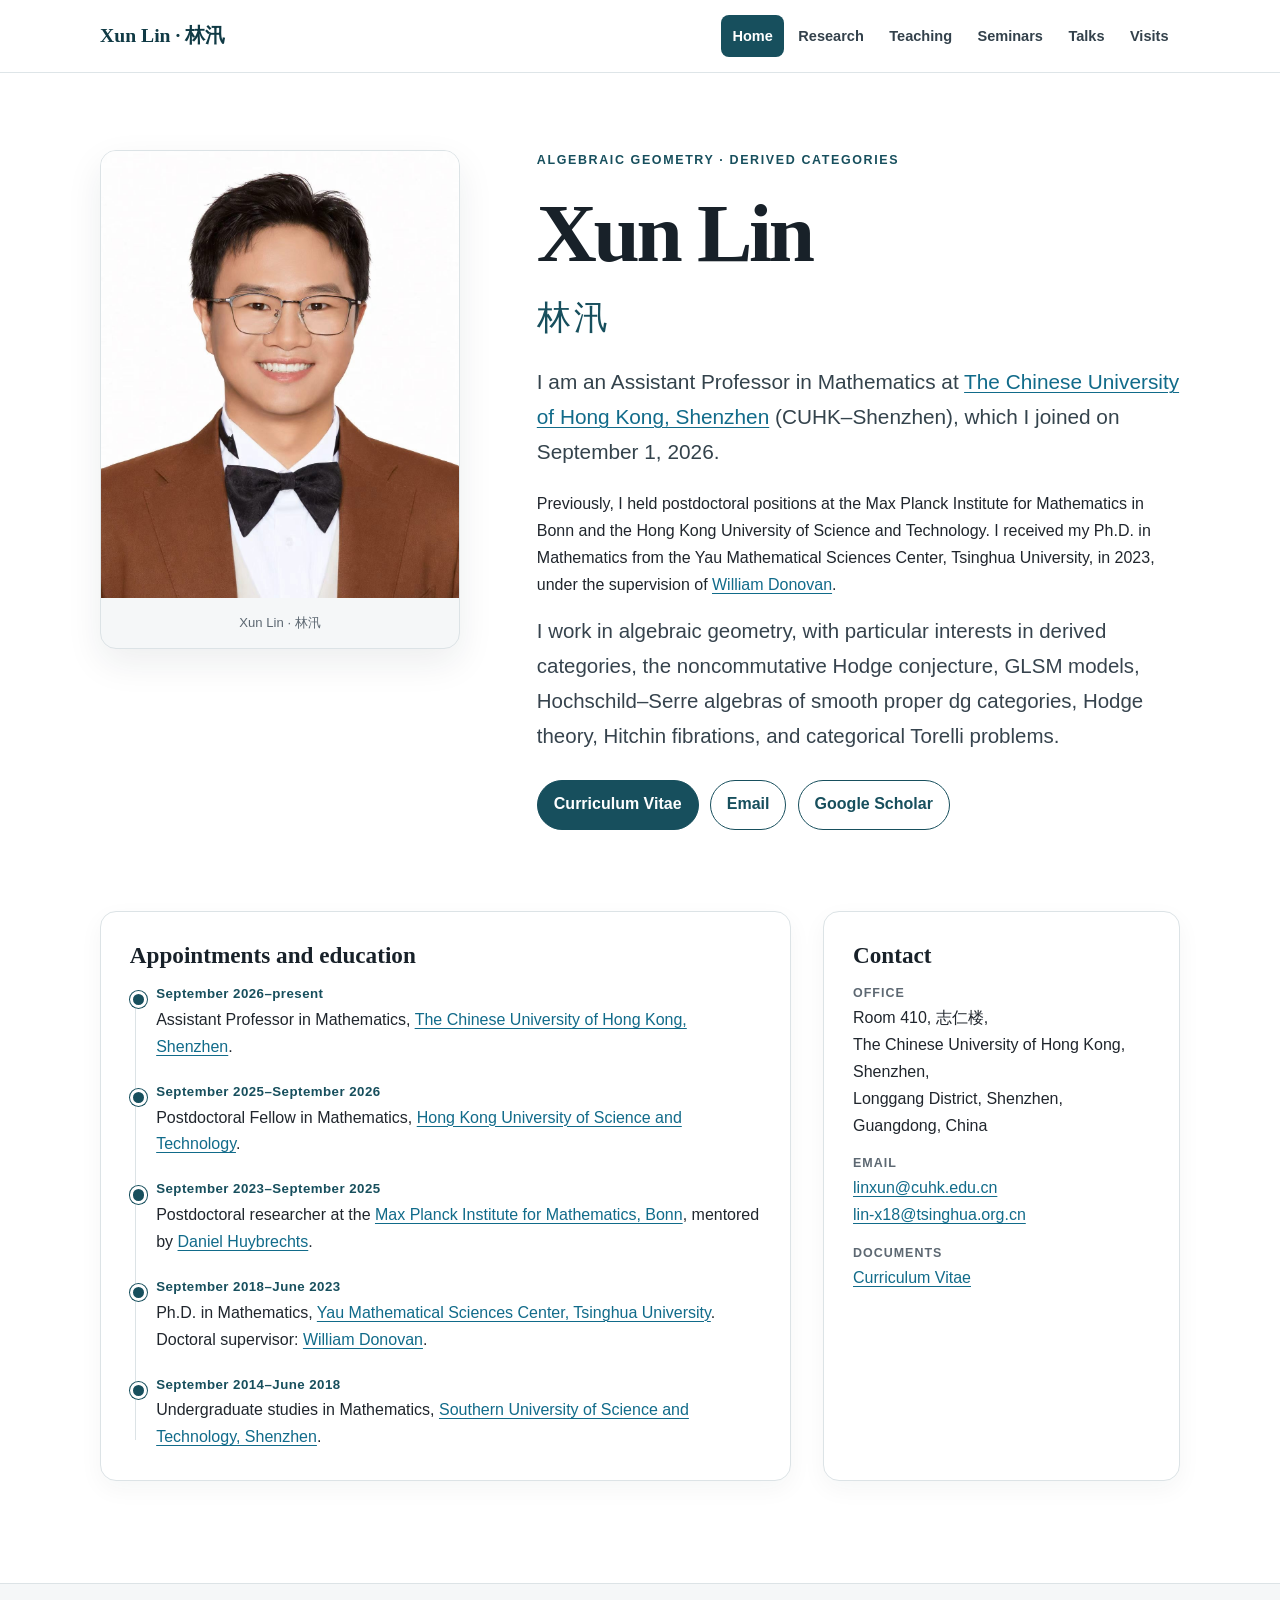
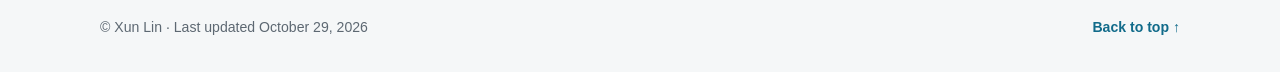
<file: index.html>
<!DOCTYPE html>

<html lang="en">
<head>
<meta charset="utf-8"/>
<meta content="width=device-width, initial-scale=1" name="viewport"/>
<meta content="Xun Lin — Assistant Professor in Mathematics at The Chinese University of Hong Kong, Shenzhen. Research in algebraic geometry, derived categories, noncommutative Hodge theory, and categorical Torelli problems." name="description"/>
<meta content="F8Zy3hkiEHh2p5oVhIkmR-7hVDAzdDINQNg4zfOXUcc" name="google-site-verification"/>
<meta content="#174f5d" name="theme-color"/>
<title>Xun Lin | 林汛</title>
<link href="style.css" rel="stylesheet"/>
</head>
<body class="page-home" id="top">
<a class="skip-link" href="#main-content">Skip to main content</a>
<header class="site-header">
<div class="nav-shell">
<a aria-label="Xun Lin homepage" class="brand" href="index.html">Xun Lin · 林汛</a>
<nav aria-label="Primary navigation" class="site-nav">
<a aria-current="page" href="index.html">Home</a>
<a href="research.html">Research</a>
<a href="teaching.html">Teaching</a>
        <a href="seminars.html">Seminars</a>
<a href="talks.html">Talks</a>
<a href="visits.html">Visits</a>
</nav>
</div>
</header>
<main id="main-content">
<section aria-labelledby="home-title" class="section hero" id="home">
<div class="hero-grid">
<figure class="portrait-frame">
<img alt="Portrait of Xun Lin" src="262.jpeg"/>
<figcaption class="portrait-caption">Xun Lin · 林汛</figcaption>
</figure>
<div>
<p class="eyebrow">Algebraic Geometry · Derived Categories</p>
<h1 id="home-title">Xun Lin</h1>
<div class="chinese-name" lang="zh-Hans">林汛</div>
<p class="position-line">
            I am an Assistant Professor in Mathematics at
            <a href="https://www.cuhk.edu.cn/en" rel="noopener noreferrer" target="_blank">The Chinese University of Hong Kong, Shenzhen</a>
            (CUHK–Shenzhen), which I joined on September 1, 2026.
          </p>
<p>
            Previously, I held postdoctoral positions at the Max Planck Institute for Mathematics
            in Bonn and the Hong Kong University of Science and Technology. I received my Ph.D.
            in Mathematics from the Yau Mathematical Sciences Center, Tsinghua University,
            in 2023, under the supervision of
            <a href="https://w-donovan.github.io/research.html" rel="noopener noreferrer" target="_blank">William Donovan</a>.
          </p>
<p class="lead">
            I work in algebraic geometry, with particular interests in derived categories,
            the noncommutative Hodge conjecture, GLSM models, Hochschild–Serre algebras of smooth proper dg categories,
            Hodge theory, Hitchin fibrations, and categorical Torelli problems.
          </p>
<div aria-label="Profile links" class="button-row">
<a class="button" href="Xun_Lin_CV.pdf">Curriculum Vitae</a>
<a class="button secondary" href="mailto:linxun@cuhk.edu.cn">Email</a>
<a class="button secondary" href="https://scholar.google.com/citations?hl=en&amp;user=3kG7PDwAAAAJ" rel="noopener noreferrer" target="_blank">Google Scholar</a>
</div>
</div>
</div>
<div class="home-columns">
<section aria-labelledby="appointments-title" class="card">
<div class="card-inner">
<h3 id="appointments-title">Appointments and education</h3>
<ol class="timeline">
<li>
<time datetime="2026-09-01">September 2026–present</time>
                Assistant Professor in Mathematics,
                <a href="https://www.cuhk.edu.cn/en" rel="noopener noreferrer" target="_blank">The Chinese University of Hong Kong, Shenzhen</a>.
              </li>
<li>
<time datetime="2025-09/2026-09">September 2025–September 2026</time>
                Postdoctoral Fellow in Mathematics,
                <a href="https://hkust.edu.hk/" rel="noopener noreferrer" target="_blank">Hong Kong University of Science and Technology</a>.
              </li>
<li>
<time datetime="2023-09/2025-09">September 2023–September 2025</time>
                Postdoctoral researcher at the
                <a href="https://www.mpim-bonn.mpg.de/" rel="noopener noreferrer" target="_blank">Max Planck Institute for Mathematics, Bonn</a>,
                mentored by
                <a href="http://www.math.uni-bonn.de/~huybrech/" rel="noopener noreferrer" target="_blank">Daniel Huybrechts</a>.
              </li>
<li>
<time datetime="2018-09/2023-06">September 2018–June 2023</time>
                Ph.D. in Mathematics,
                <a href="https://ymsc.tsinghua.edu.cn/en/" rel="noopener noreferrer" target="_blank">Yau Mathematical Sciences Center, Tsinghua University</a>.
                Doctoral supervisor:
                <a href="https://w-donovan.github.io/research.html" rel="noopener noreferrer" target="_blank">William Donovan</a>.
              </li>
<li>
<time datetime="2014-09/2018-06">September 2014–June 2018</time>
                Undergraduate studies in Mathematics,
                <a href="https://math.sustech.edu.cn/?lang=en" rel="noopener noreferrer" target="_blank">Southern University of Science and Technology, Shenzhen</a>.
              </li>
</ol>
</div>
</section>
<aside aria-labelledby="contact-title" class="card">
<div class="card-inner">
<h3 id="contact-title">Contact</h3>
<ul class="contact-list">
<li>
<span class="contact-label">Office</span>
                Room 410, <span lang="zh-Hans">志仁楼</span>,<br/>
                The Chinese University of Hong Kong, Shenzhen,<br/>
                Longgang District, Shenzhen, Guangdong, China
              </li>
<li>
<span class="contact-label">Email</span>
<a href="mailto:linxun@cuhk.edu.cn">linxun@cuhk.edu.cn</a><br/>
<a href="mailto:lin-x18@tsinghua.org.cn">lin-x18@tsinghua.org.cn</a>
</li>
<li>
<span class="contact-label">Documents</span>
<a href="Xun_Lin_CV.pdf">Curriculum Vitae</a>
</li>
</ul>
</div>
</aside>
</div>
</section>
</main>
<footer class="site-footer">
<div class="footer-shell">
<span>© Xun Lin · Last updated <time datetime="2026-10-29">October 29, 2026</time></span>
<a class="back-to-top" href="#top">Back to top ↑</a>
</div>
</footer>
</body>
</html>
</file>
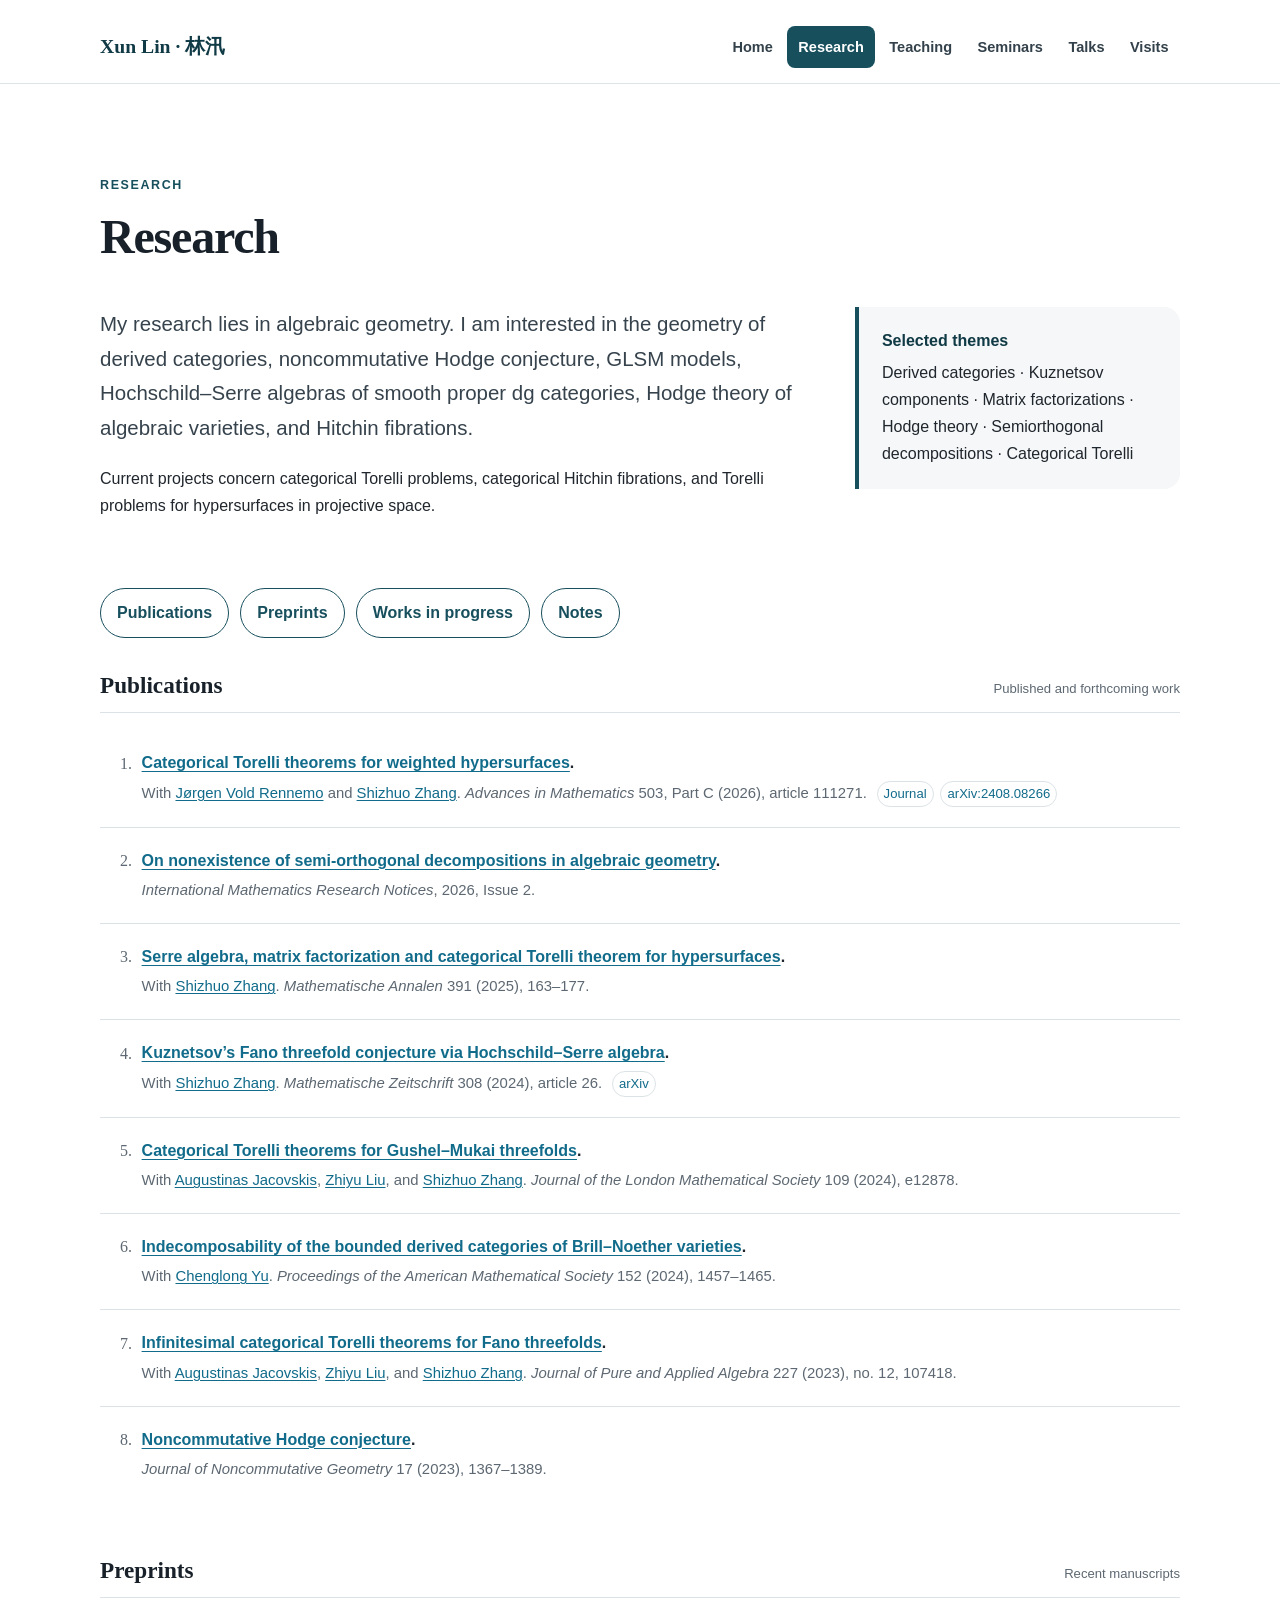
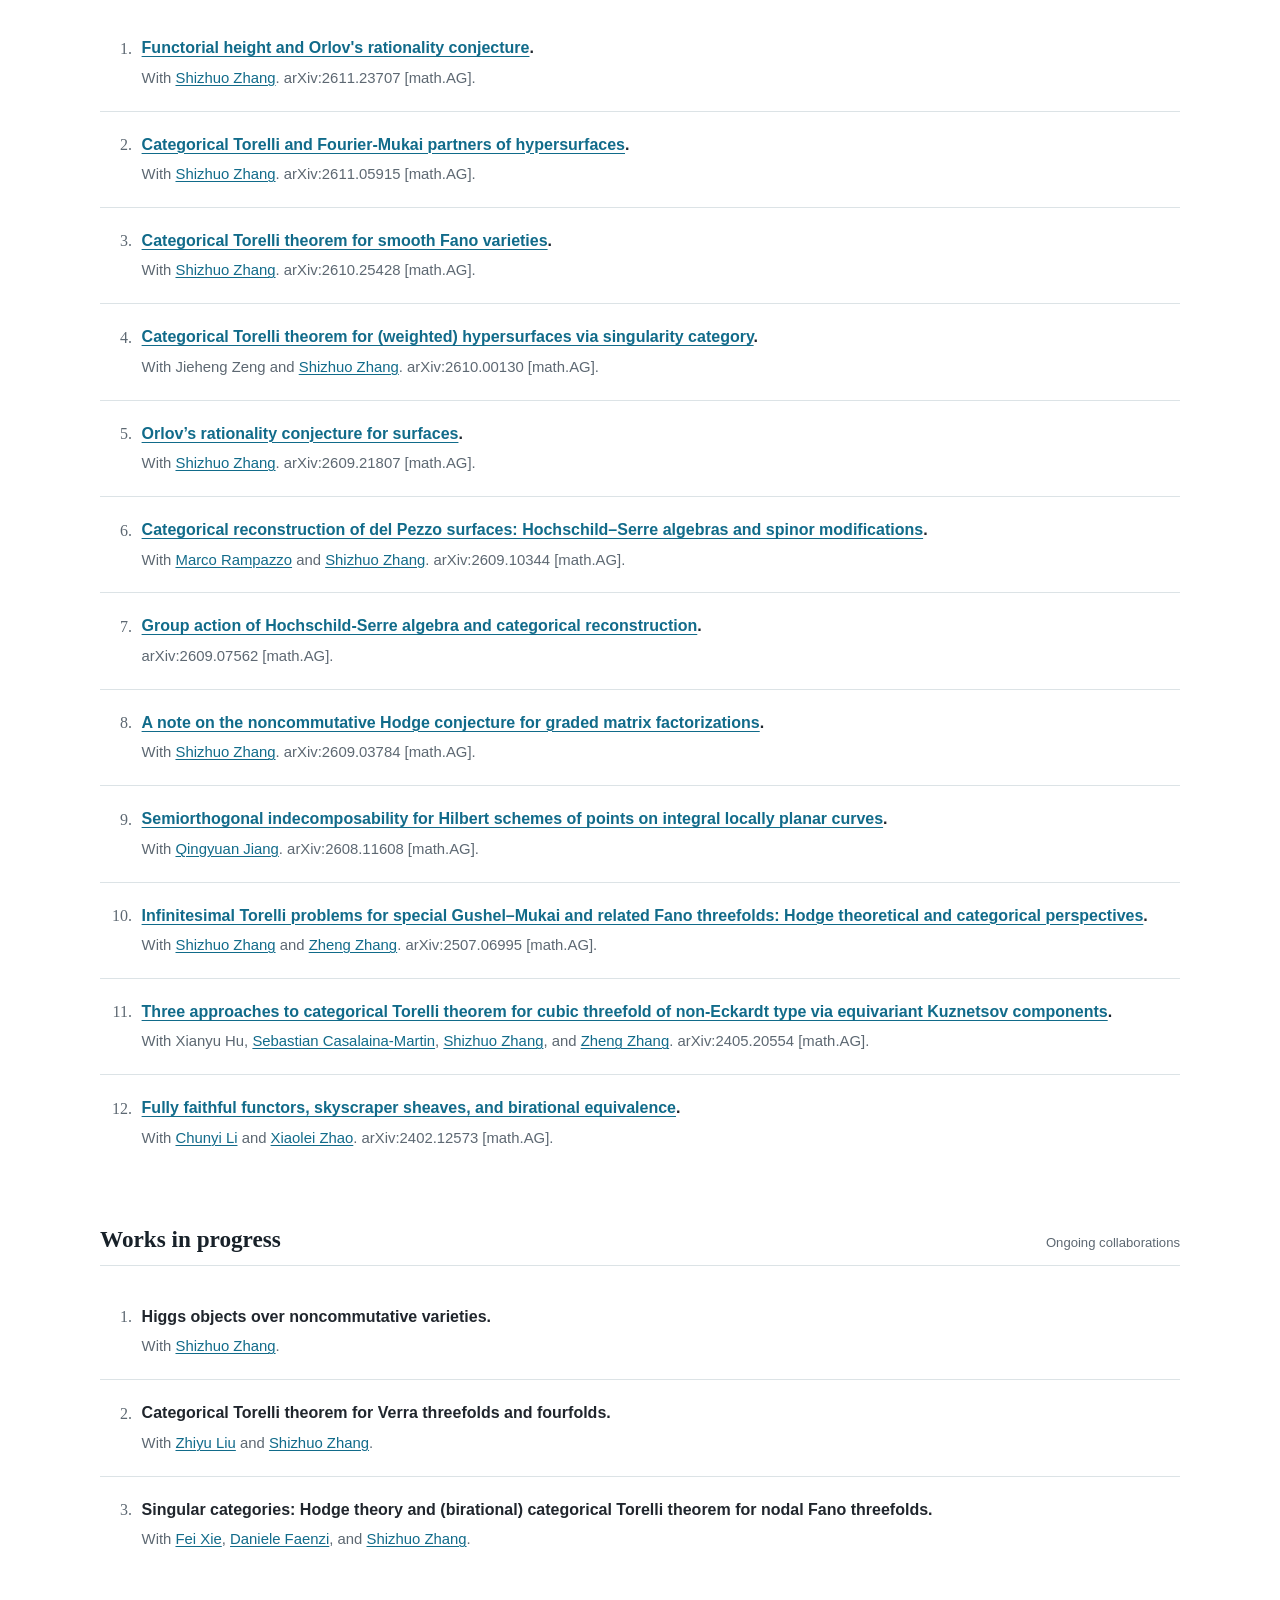
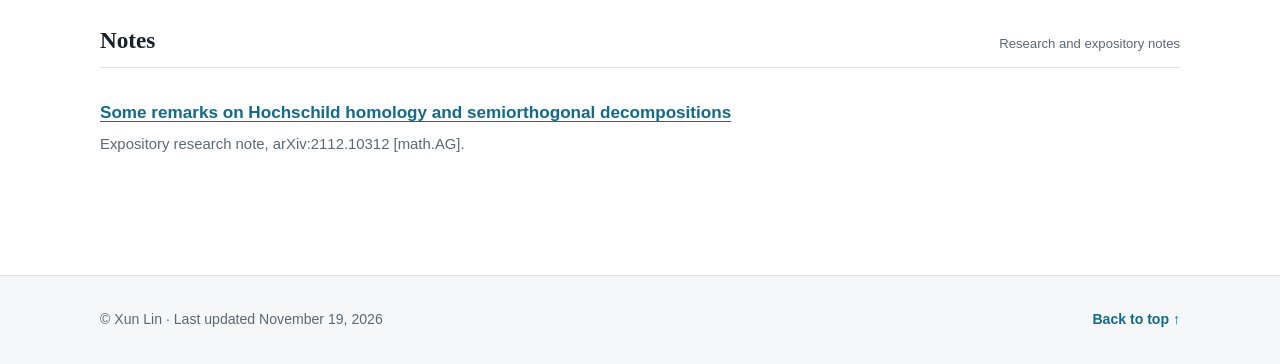
<file: notes.html>
<!doctype html>
<html lang="en">
<head>
  <meta charset="utf-8">
  <meta name="viewport" content="width=device-width, initial-scale=1">
  <meta name="description" content="Research notes by Xun Lin are now included on the Research page.">
  <meta http-equiv="refresh" content="0; url=research.html#notes">
  <link rel="canonical" href="research.html">
  <meta name="google-site-verification" content="F8Zy3hkiEHh2p5oVhIkmR-7hVDAzdDINQNg4zfOXUcc">
  <meta name="theme-color" content="#174f5d">
  <title>Notes moved to Research | Xun Lin</title>
  <link rel="stylesheet" href="style.css">
</head>

<body id="top" class="page-research">
  <a class="skip-link" href="#main-content">Skip to main content</a>

  <header class="site-header">
    <div class="nav-shell">
      <a class="brand" href="index.html" aria-label="Xun Lin homepage">Xun Lin · 林汛</a>
      <nav class="site-nav" aria-label="Primary navigation">
        <a href="index.html">Home</a>
        <a href="research.html" aria-current="page">Research</a>
        <a href="teaching.html">Teaching</a>
        <a href="seminars.html">Seminars</a>
        <a href="talks.html">Talks</a>
        <a href="visits.html">Visits</a>
      </nav>
    </div>
  </header>

  <main id="main-content">
<section class="section" aria-labelledby="redirect-title">
<h1 class="page-title" id="redirect-title">Notes are now part of Research</h1>
<p><a href="research.html#notes">Continue to the Notes section on the Research page.</a></p>
</section>
</main>

  <footer class="site-footer">
    <div class="footer-shell">
      <span>© Xun Lin · Last updated <time datetime="2026-10-29">October 29, 2026</time></span>
      <a class="back-to-top" href="#top">Back to top ↑</a>
    </div>
  </footer>
</body>
</html>
</file>
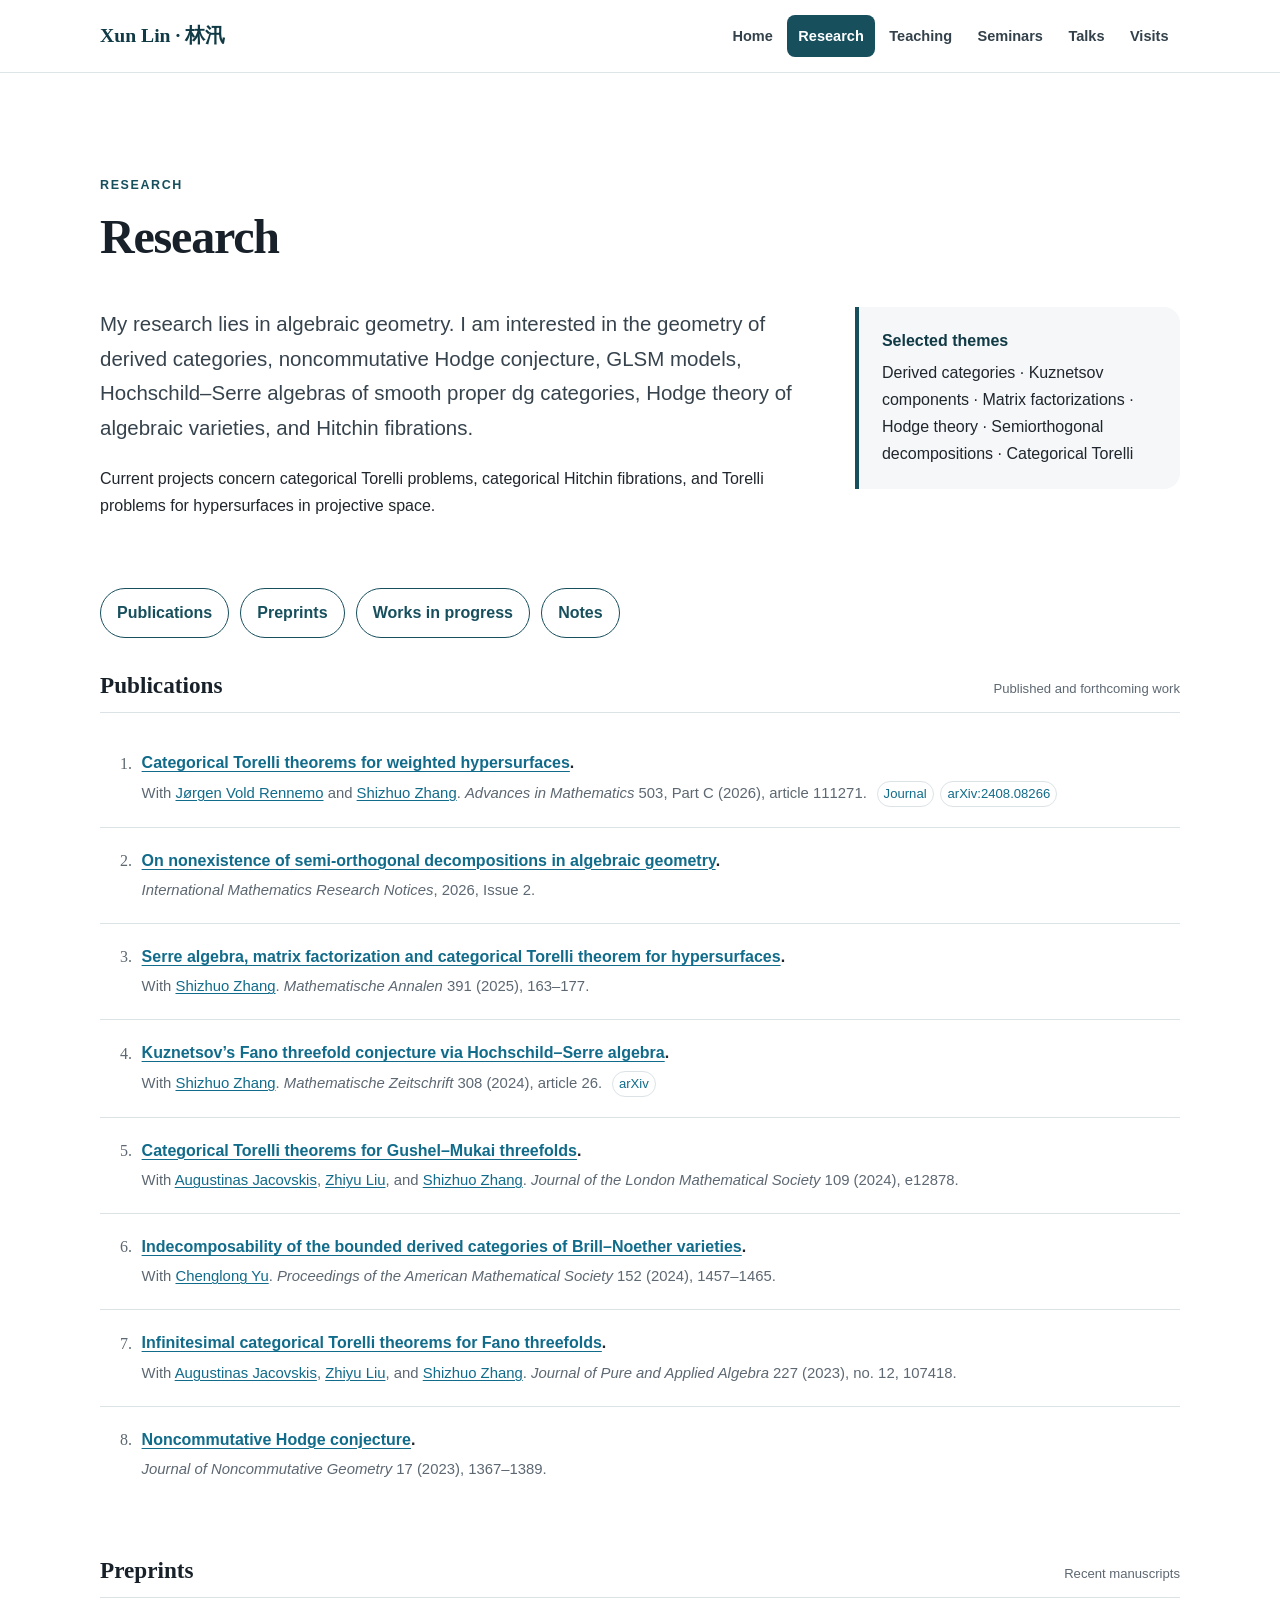
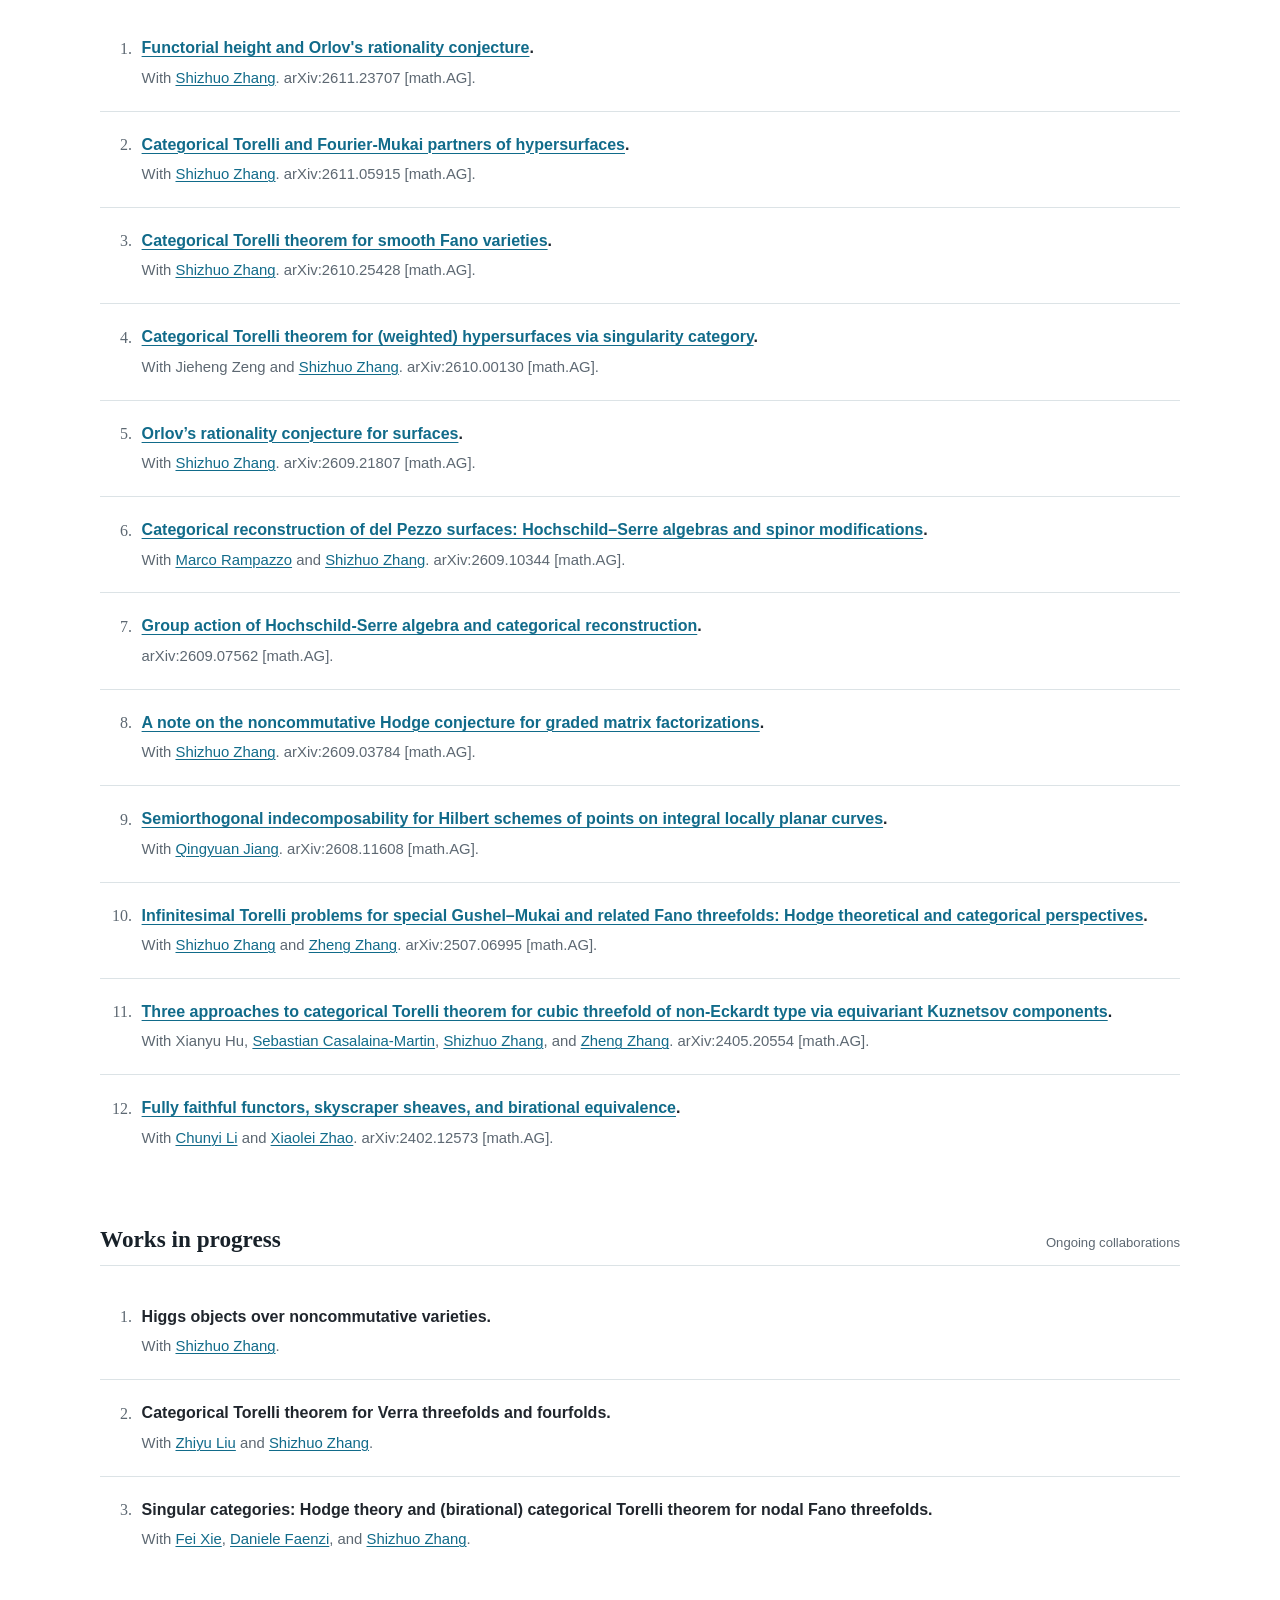
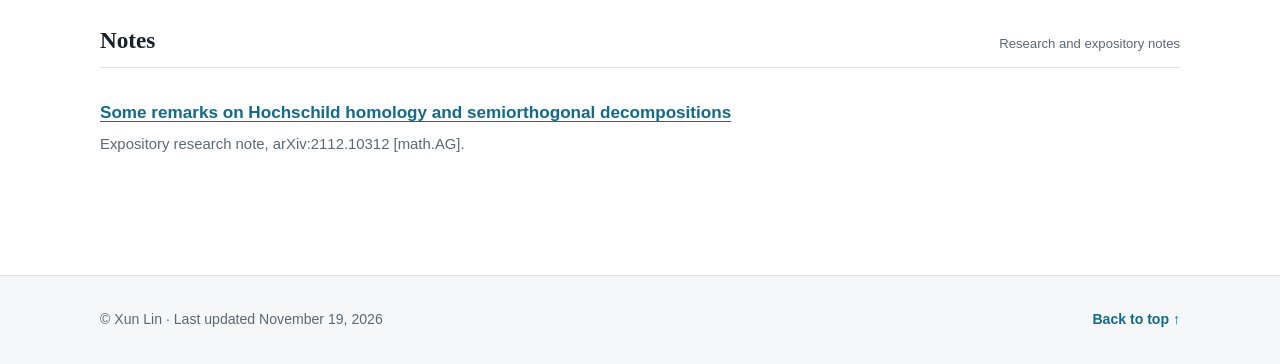
<file: research.html>
<!doctype html>
<html lang="en">
<head>
  <meta charset="utf-8">
  <meta name="viewport" content="width=device-width, initial-scale=1">
  <meta name="description" content="Research publications, preprints, and ongoing projects of Xun Lin in algebraic geometry and derived categories.">
  <meta name="google-site-verification" content="F8Zy3hkiEHh2p5oVhIkmR-7hVDAzdDINQNg4zfOXUcc">
  <meta name="theme-color" content="#174f5d">
  <title>Research | Xun Lin</title>
  <link rel="stylesheet" href="style.css">
</head>

<body id="top" class="page-research">
  <a class="skip-link" href="#main-content">Skip to main content</a>

  <header class="site-header">
    <div class="nav-shell">
      <a class="brand" href="index.html" aria-label="Xun Lin homepage">Xun Lin · 林汛</a>
      <nav class="site-nav" aria-label="Primary navigation">
        <a href="index.html">Home</a>
        <a href="research.html" aria-current="page">Research</a>
        <a href="teaching.html">Teaching</a>
        <a href="seminars.html">Seminars</a>
        <a href="talks.html">Talks</a>
        <a href="visits.html">Visits</a>
      </nav>
    </div>
  </header>

  <main id="main-content">
<section aria-labelledby="research-title" class="section" id="research">
<div class="section-heading">
<p class="eyebrow">Research</p>
<h1 class="page-title" id="research-title">Research</h1>
</div>
<div class="research-intro">
<div>
<p class="lead">
            My research lies in algebraic geometry. I am interested in the geometry of derived
            categories, noncommutative Hodge conjecture, GLSM models, Hochschild–Serre algebras of smooth proper dg categories,
            Hodge theory of algebraic varieties, and Hitchin fibrations.
          </p>
<p>
            Current projects concern categorical Torelli problems, categorical Hitchin fibrations,
            and Torelli problems for hypersurfaces in projective space.
          </p>
</div>
<aside class="topic-card">
<strong>Selected themes</strong>
          Derived categories · Kuznetsov components · Matrix factorizations · Hodge theory ·
          Semiorthogonal decompositions · Categorical Torelli
        </aside>
</div>
<nav class="button-row" aria-label="Research sections">
<a class="button secondary" href="#publications">Publications</a>
<a class="button secondary" href="#preprints">Preprints</a>
<a class="button secondary" href="#works-in-progress">Works in progress</a>
<a class="button secondary" href="#notes">Notes</a>
</nav>
<section aria-labelledby="publications-title" class="subsection" id="publications">
<div class="subsection-header">
<h3 id="publications-title">Publications</h3>
<span>Published and forthcoming work</span>
</div>
<ol class="publication-list">
<li class="publication">
<div class="paper-title">
<a href="https://doi.org/10.1016/j.aim.2026.111271" rel="noopener noreferrer" target="_blank">Categorical Torelli theorems for weighted hypersurfaces</a>.
            </div>
<p class="paper-meta">
              With <a href="https://sites.google.com/view/jvrennemo/home" rel="noopener noreferrer" target="_blank">Jørgen Vold Rennemo</a> and
              <a href="https://sites.google.com/view/shizhuozhang/home" rel="noopener noreferrer" target="_blank">Shizhuo Zhang</a>.
              <em>Advances in Mathematics</em> 503, Part C (2026), article 111271.
              <span class="paper-links"><a href="https://doi.org/10.1016/j.aim.2026.111271" rel="noopener noreferrer" target="_blank" title="DOI: 10.1016/j.aim.2026.111271">Journal</a><a href="https://arxiv.org/abs/2408.08266" rel="noopener noreferrer" target="_blank">arXiv:2408.08266</a></span>
            </p>
</li>
<li class="publication">
<div class="paper-title">
<a href="https://doi.org/10.1093/imrn/rnag002" rel="noopener noreferrer" target="_blank">On nonexistence of semi-orthogonal decompositions in algebraic geometry</a>.
            </div>
<p class="paper-meta"><em>International Mathematics Research Notices</em>, 2026, Issue 2.</p>
</li>
<li class="publication">
<div class="paper-title">
<a href="https://link.springer.com/article/10.1007/s00208-024-02915-8" rel="noopener noreferrer" target="_blank">Serre algebra, matrix factorization and categorical Torelli theorem for hypersurfaces</a>.
            </div>
<p class="paper-meta">
              With <a href="https://sites.google.com/view/shizhuozhang/home" rel="noopener noreferrer" target="_blank">Shizhuo Zhang</a>.
              <em>Mathematische Annalen</em> 391 (2025), 163–177.
            </p>
</li>
<li class="publication">
<div class="paper-title">
<a href="https://link.springer.com/article/10.1007/s00209-024-03586-6" rel="noopener noreferrer" target="_blank">Kuznetsov’s Fano threefold conjecture via Hochschild–Serre algebra</a>.
            </div>
<p class="paper-meta">
              With <a href="https://sites.google.com/view/shizhuozhang/home" rel="noopener noreferrer" target="_blank">Shizhuo Zhang</a>.
              <em>Mathematische Zeitschrift</em> 308 (2024), article 26.
              <span class="paper-links"><a href="https://arxiv.org/abs/2311.06450" rel="noopener noreferrer" target="_blank">arXiv</a></span>
</p>
</li>
<li class="publication">
<div class="paper-title">
<a href="https://londmathsoc.onlinelibrary.wiley.com/doi/10.1112/jlms.12878" rel="noopener noreferrer" target="_blank">Categorical Torelli theorems for Gushel–Mukai threefolds</a>.
            </div>
<p class="paper-meta">
              With <a href="https://ajacovskis.github.io/" rel="noopener noreferrer" target="_blank">Augustinas Jacovskis</a>,
              <a href="https://sites.google.com/view/zhiyuliu/" rel="noopener noreferrer" target="_blank">Zhiyu Liu</a>, and
              <a href="https://sites.google.com/view/shizhuozhang/home" rel="noopener noreferrer" target="_blank">Shizhuo Zhang</a>.
              <em>Journal of the London Mathematical Society</em> 109 (2024), e12878.
            </p>
</li>
<li class="publication">
<div class="paper-title">
<a href="https://www.ams.org/journals/proc/2024-152-04/S0002-9939-2024-16654-5/" rel="noopener noreferrer" target="_blank">Indecomposability of the bounded derived categories of Brill–Noether varieties</a>.
            </div>
<p class="paper-meta">
              With <a href="https://www2.math.upenn.edu/~yucl18/" rel="noopener noreferrer" target="_blank">Chenglong Yu</a>.
              <em>Proceedings of the American Mathematical Society</em> 152 (2024), 1457–1465.
            </p>
</li>
<li class="publication">
<div class="paper-title">
<a href="https://www.sciencedirect.com/science/article/pii/S0022404923001019" rel="noopener noreferrer" target="_blank">Infinitesimal categorical Torelli theorems for Fano threefolds</a>.
            </div>
<p class="paper-meta">
              With <a href="https://ajacovskis.github.io/" rel="noopener noreferrer" target="_blank">Augustinas Jacovskis</a>,
              <a href="https://sites.google.com/view/zhiyuliu/" rel="noopener noreferrer" target="_blank">Zhiyu Liu</a>, and
              <a href="https://sites.google.com/view/shizhuozhang/home" rel="noopener noreferrer" target="_blank">Shizhuo Zhang</a>.
              <em>Journal of Pure and Applied Algebra</em> 227 (2023), no. 12, 107418.
            </p>
</li>
<li class="publication">
<div class="paper-title">
<a href="https://ems.press/content/serial-article-files/31056" rel="noopener noreferrer" target="_blank">Noncommutative Hodge conjecture</a>.
            </div>
<p class="paper-meta"><em>Journal of Noncommutative Geometry</em> 17 (2023), 1367–1389.</p>
</li>
</ol>
</section>
<section aria-labelledby="preprints-title" class="subsection" id="preprints">
<div class="subsection-header">
<h3 id="preprints-title">Preprints</h3>
<span>Recent manuscripts</span>
</div>
<ol class="publication-list">
<li class="publication">
<div class="paper-title">
<a href="https://arxiv.org/abs/2611.23707" rel="noopener noreferrer" target="_blank">Functorial height and Orlov's rationality conjecture</a>.
            </div>
<p class="paper-meta">
              With <a href="https://sites.google.com/view/shizhuozhang/home" rel="noopener noreferrer" target="_blank">Shizhuo Zhang</a>.
              arXiv:2611.23707 [math.AG].
            </p>
</li>
<li class="publication">
<div class="paper-title">
<a href="https://arxiv.org/abs/2611.05915" rel="noopener noreferrer" target="_blank">Categorical Torelli and Fourier-Mukai partners of hypersurfaces</a>.
            </div>
<p class="paper-meta">
              With <a href="https://sites.google.com/view/shizhuozhang/home" rel="noopener noreferrer" target="_blank">Shizhuo Zhang</a>.
              arXiv:2611.05915 [math.AG].
            </p>
</li>
<li class="publication">
<div class="paper-title">
<a href="https://arxiv.org/abs/2610.25428" rel="noopener noreferrer" target="_blank">Categorical Torelli theorem for smooth Fano varieties</a>.
            </div>
<p class="paper-meta">
              With <a href="https://sites.google.com/view/shizhuozhang/home" rel="noopener noreferrer" target="_blank">Shizhuo Zhang</a>.
              arXiv:2610.25428 [math.AG].
            </p>
</li>
<li class="publication">
<div class="paper-title">
<a href="https://arxiv.org/abs/2610.00130" rel="noopener noreferrer" target="_blank">Categorical Torelli theorem for (weighted) hypersurfaces via singularity category</a>.
            </div>
<p class="paper-meta">
              With Jieheng Zeng and
              <a href="https://sites.google.com/view/shizhuozhang/home" rel="noopener noreferrer" target="_blank">Shizhuo Zhang</a>.
              arXiv:2610.00130 [math.AG].
            </p>
</li>
<li class="publication">
<div class="paper-title">
<a href="https://arxiv.org/abs/2609.21807" rel="noopener noreferrer" target="_blank">Orlov’s rationality conjecture for surfaces</a>.
            </div>
<p class="paper-meta">
              With <a href="https://sites.google.com/view/shizhuozhang/home" rel="noopener noreferrer" target="_blank">Shizhuo Zhang</a>.
              arXiv:2609.21807 [math.AG].
            </p>
</li>
<li class="publication">
<div class="paper-title">
<a href="https://arxiv.org/abs/2609.10344" rel="noopener noreferrer" target="_blank">Categorical reconstruction of del Pezzo surfaces: Hochschild–Serre algebras and spinor modifications</a>.
            </div>
<p class="paper-meta">
              With <a href="https://marcorampazzo.com/" rel="noopener noreferrer" target="_blank">Marco Rampazzo</a> and
              <a href="https://sites.google.com/view/shizhuozhang/home" rel="noopener noreferrer" target="_blank">Shizhuo Zhang</a>.
              arXiv:2609.10344 [math.AG].
            </p>
</li>
<li class="publication">
<div class="paper-title">
<a href="https://arxiv.org/abs/2609.07562" rel="noopener noreferrer" target="_blank">Group action of Hochschild-Serre algebra and categorical reconstruction</a>.
            </div>
<p class="paper-meta">arXiv:2609.07562 [math.AG].</p>
</li>
<li class="publication">
<div class="paper-title">
<a href="https://arxiv.org/abs/2609.03784" rel="noopener noreferrer" target="_blank">A note on the noncommutative Hodge conjecture for graded matrix factorizations</a>.
            </div>
<p class="paper-meta">
              With <a href="https://sites.google.com/view/shizhuozhang/home" rel="noopener noreferrer" target="_blank">Shizhuo Zhang</a>.
              arXiv:2609.03784 [math.AG].
            </p>
</li>
<li class="publication">
<div class="paper-title">
<a href="https://arxiv.org/abs/2608.11608" rel="noopener noreferrer" target="_blank">Semiorthogonal indecomposability for Hilbert schemes of points on integral locally planar curves</a>.
            </div>
<p class="paper-meta">
              With <a href="https://sites.google.com/view/qyjiang" rel="noopener noreferrer" target="_blank">Qingyuan Jiang</a>.
              arXiv:2608.11608 [math.AG].
            </p>
</li>
<li class="publication">
<div class="paper-title">
<a href="https://arxiv.org/abs/2507.06995" rel="noopener noreferrer" target="_blank">Infinitesimal Torelli problems for special Gushel–Mukai and related Fano threefolds: Hodge theoretical and categorical perspectives</a>.
            </div>
<p class="paper-meta">
              With <a href="https://sites.google.com/view/shizhuozhang/home" rel="noopener noreferrer" target="_blank">Shizhuo Zhang</a> and
              <a href="https://ims.shanghaitech.edu.cn/2020/0730/c4741a54467/page.htm" rel="noopener noreferrer" target="_blank">Zheng Zhang</a>.
              arXiv:2507.06995 [math.AG].
            </p>
</li>
<li class="publication">
<div class="paper-title">
<a href="https://arxiv.org/abs/2405.20554" rel="noopener noreferrer" target="_blank">Three approaches to categorical Torelli theorem for cubic threefold of non-Eckardt type via equivariant Kuznetsov components</a>.
            </div>
<p class="paper-meta">
              With Xianyu Hu,
              <a href="https://math.colorado.edu/~casa/" rel="noopener noreferrer" target="_blank">Sebastian Casalaina-Martin</a>,
              <a href="https://sites.google.com/view/shizhuozhang/home" rel="noopener noreferrer" target="_blank">Shizhuo Zhang</a>, and
              <a href="https://ims.shanghaitech.edu.cn/2020/0730/c4741a54467/page.htm" rel="noopener noreferrer" target="_blank">Zheng Zhang</a>.
              arXiv:2405.20554 [math.AG].
            </p>
</li>
<li class="publication">
<div class="paper-title">
<a href="https://arxiv.org/abs/2402.12573" rel="noopener noreferrer" target="_blank">Fully faithful functors, skyscraper sheaves, and birational equivalence</a>.
            </div>
<p class="paper-meta">
              With <a href="https://sites.google.com/site/chunyili0401/chunyi-li" rel="noopener noreferrer" target="_blank">Chunyi Li</a> and
              <a href="https://sites.google.com/site/xiaoleizhaoswebsite/" rel="noopener noreferrer" target="_blank">Xiaolei Zhao</a>.
              arXiv:2402.12573 [math.AG].
            </p>
</li>
</ol>
</section>
<section aria-labelledby="work-title" class="subsection" id="works-in-progress">
<div class="subsection-header">
<h3 id="work-title">Works in progress</h3>
<span>Ongoing collaborations</span>
</div>
<ol class="publication-list">
<li class="publication">
<div class="paper-title">Higgs objects over noncommutative varieties.</div>
<p class="paper-meta">
              With <a href="https://sites.google.com/view/shizhuozhang/home" rel="noopener noreferrer" target="_blank">Shizhuo Zhang</a>.
            </p>
</li>
<li class="publication">
<div class="paper-title">Categorical Torelli theorem for Verra threefolds and fourfolds.</div>
<p class="paper-meta">
              With <a href="https://sites.google.com/view/zhiyuliu/" rel="noopener noreferrer" target="_blank">Zhiyu Liu</a> and
              <a href="https://sites.google.com/view/shizhuozhang/home" rel="noopener noreferrer" target="_blank">Shizhuo Zhang</a>.
            </p>
</li>
<li class="publication">
<div class="paper-title">Singular categories: Hodge theory and (birational) categorical Torelli theorem for nodal Fano threefolds.</div>
<p class="paper-meta">
              With <a href="https://sites.google.com/site/feixiemath/" rel="noopener noreferrer" target="_blank">Fei Xie</a>,
              <a href="http://dfaenzi.perso.math.cnrs.fr/" rel="noopener noreferrer" target="_blank">Daniele Faenzi</a>, and
              <a href="https://sites.google.com/view/shizhuozhang/home" rel="noopener noreferrer" target="_blank">Shizhuo Zhang</a>.
            </p>
</li>
</ol>
</section>
<section aria-labelledby="notes-title" class="subsection" id="notes">
<div class="subsection-header">
<h3 id="notes-title">Notes</h3>
<span>Research and expository notes</span>
</div>
<ul class="simple-list">
<li>
<h4><a href="https://arxiv.org/abs/2112.10312" rel="noopener noreferrer" target="_blank">Some remarks on Hochschild homology and semiorthogonal decompositions</a></h4>
<p class="paper-meta">Expository research note, arXiv:2112.10312 [math.AG].</p>
</li>
</ul>
</section>
</section>
  </main>

  <footer class="site-footer">
    <div class="footer-shell">
      <span>© Xun Lin · Last updated <time datetime="2026-11-19">November 19, 2026</time></span>
      <a class="back-to-top" href="#top">Back to top ↑</a>
    </div>
  </footer>
</body>
</html>
</file>
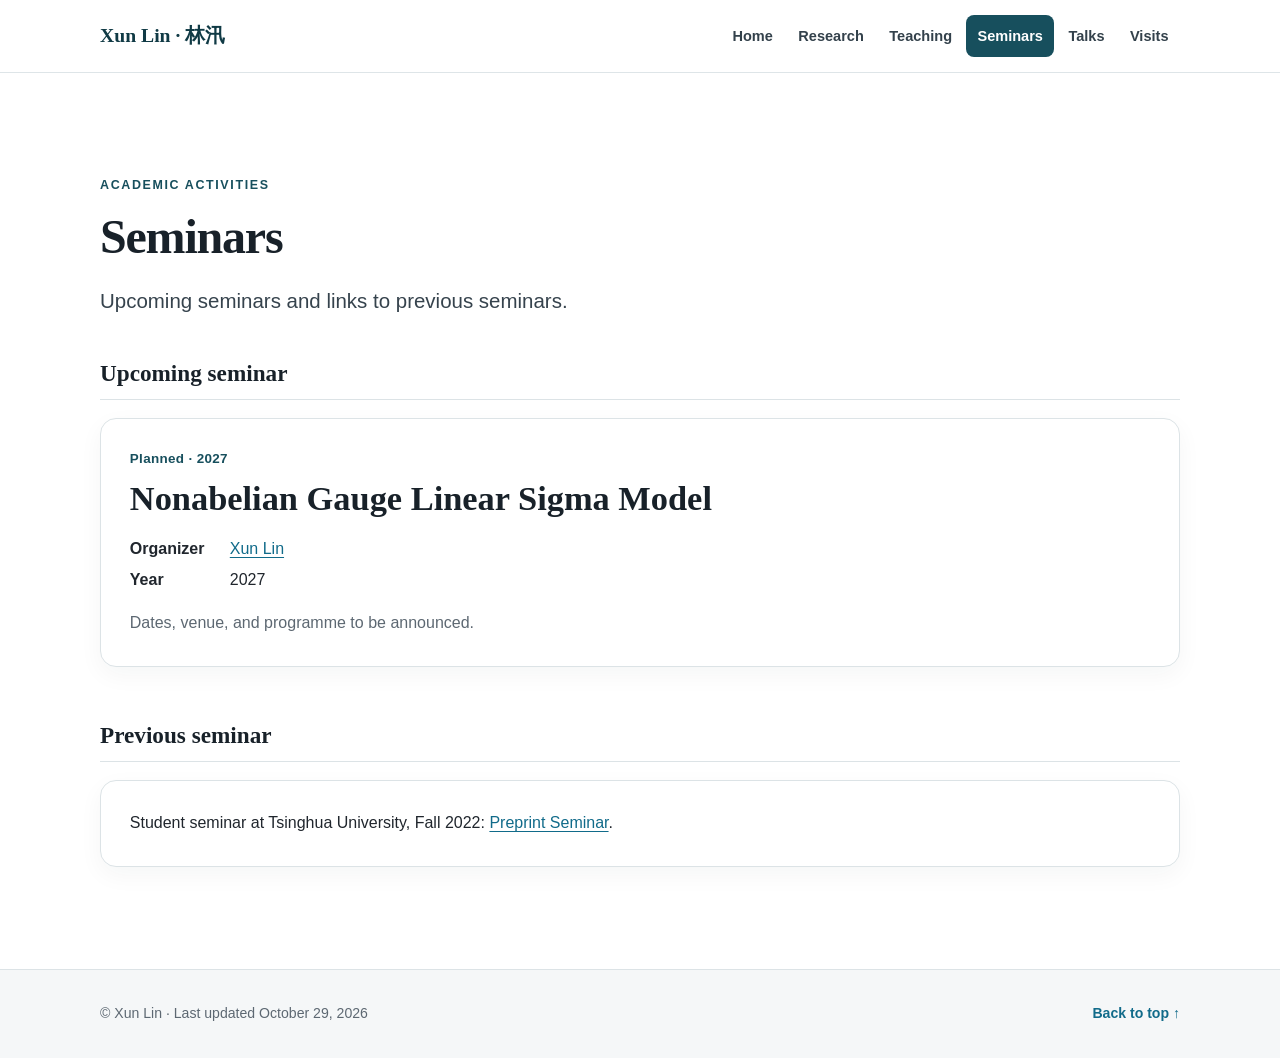
<file: seminars.html>
<!doctype html>
<html lang="en">
<head>
  <meta charset="utf-8">
  <meta name="viewport" content="width=device-width, initial-scale=1">
  <meta name="description" content="Seminars of Xun Lin, including the planned 2027 seminar Nonabelian Gauge Linear Sigma Model and the Tsinghua Preprint Seminar link.">
  <meta name="google-site-verification" content="F8Zy3hkiEHh2p5oVhIkmR-7hVDAzdDINQNg4zfOXUcc">
  <meta name="theme-color" content="#174f5d">
  <title>Seminars | Xun Lin</title>
  <link rel="stylesheet" href="style.css">
  <style>
    .page-seminars .subsection-header h2 {
      margin-bottom: 0;
      font-size: 1.45rem;
      letter-spacing: normal;
    }
    .page-seminars .seminar-title {
      max-width: 800px;
      margin: 0.45rem 0 1rem;
      font-size: clamp(1.5rem, 3.5vw, 2.15rem);
      overflow-wrap: anywhere;
    }
    .page-seminars .seminar-details {
      margin: 0 0 1rem;
    }
    .page-seminars .seminar-details > div {
      display: flex;
      flex-wrap: wrap;
      gap: 0.15rem 0.65rem;
      margin-bottom: 0.25rem;
    }
    .page-seminars .seminar-details dt {
      min-width: 5.6rem;
      font-weight: 700;
    }
    .page-seminars .seminar-details dd {
      margin: 0;
    }
  </style>
</head>
<body id="top" class="page-seminars">
  <a class="skip-link" href="#main-content">Skip to main content</a>

  <header class="site-header">
    <div class="nav-shell">
      <a class="brand" href="index.html" aria-label="Xun Lin homepage">Xun Lin · 林汛</a>
      <nav class="site-nav" aria-label="Primary navigation">
        <a href="index.html">Home</a>
        <a href="research.html">Research</a>
        <a href="teaching.html">Teaching</a>
        <a href="seminars.html" aria-current="page">Seminars</a>
        <a href="talks.html">Talks</a>
        <a href="visits.html">Visits</a>
      </nav>
    </div>
  </header>

  <main id="main-content">
    <section class="section" id="seminars" aria-labelledby="seminars-title">
      <div class="section-heading">
        <p class="eyebrow">Academic activities</p>
        <h1 class="page-title" id="seminars-title">Seminars</h1>
        <p class="lead">Upcoming seminars and links to previous seminars.</p>
      </div>

      <section class="subsection" aria-labelledby="upcoming-title">
        <div class="subsection-header">
          <h2 id="upcoming-title">Upcoming seminar</h2>
        </div>
        <article class="card" id="nonabelian-glsm-2027" aria-labelledby="nonabelian-glsm-title">
          <div class="card-inner">
            <p class="course-role no-margin">Planned · <time datetime="2027">2027</time></p>
            <h3 class="seminar-title" id="nonabelian-glsm-title">Nonabelian Gauge Linear Sigma Model</h3>
            <dl class="seminar-details">
              <div><dt>Organizer</dt><dd><a href="index.html">Xun Lin</a></dd></div>
              <div><dt>Year</dt><dd>2027</dd></div>
            </dl>
            <p class="muted no-margin">Dates, venue, and programme to be announced.</p>
          </div>
        </article>
      </section>

      <section class="subsection" aria-labelledby="previous-seminars-title">
        <div class="subsection-header">
          <h2 id="previous-seminars-title">Previous seminar</h2>
        </div>
        <div class="card">
          <div class="card-inner">
            <p class="no-margin">
            Student seminar at Tsinghua University, Fall 2022:
            <a href="https://xunlin0.github.io" rel="noopener noreferrer" target="_blank">Preprint Seminar</a>.
          </p>
          </div>
        </div>
      </section>
    </section>
  </main>

  <footer class="site-footer">
    <div class="footer-shell">
      <span>© Xun Lin · Last updated <time datetime="2026-10-29">October 29, 2026</time></span>
      <a class="back-to-top" href="#top">Back to top ↑</a>
    </div>
  </footer>
</body>
</html>
</file>
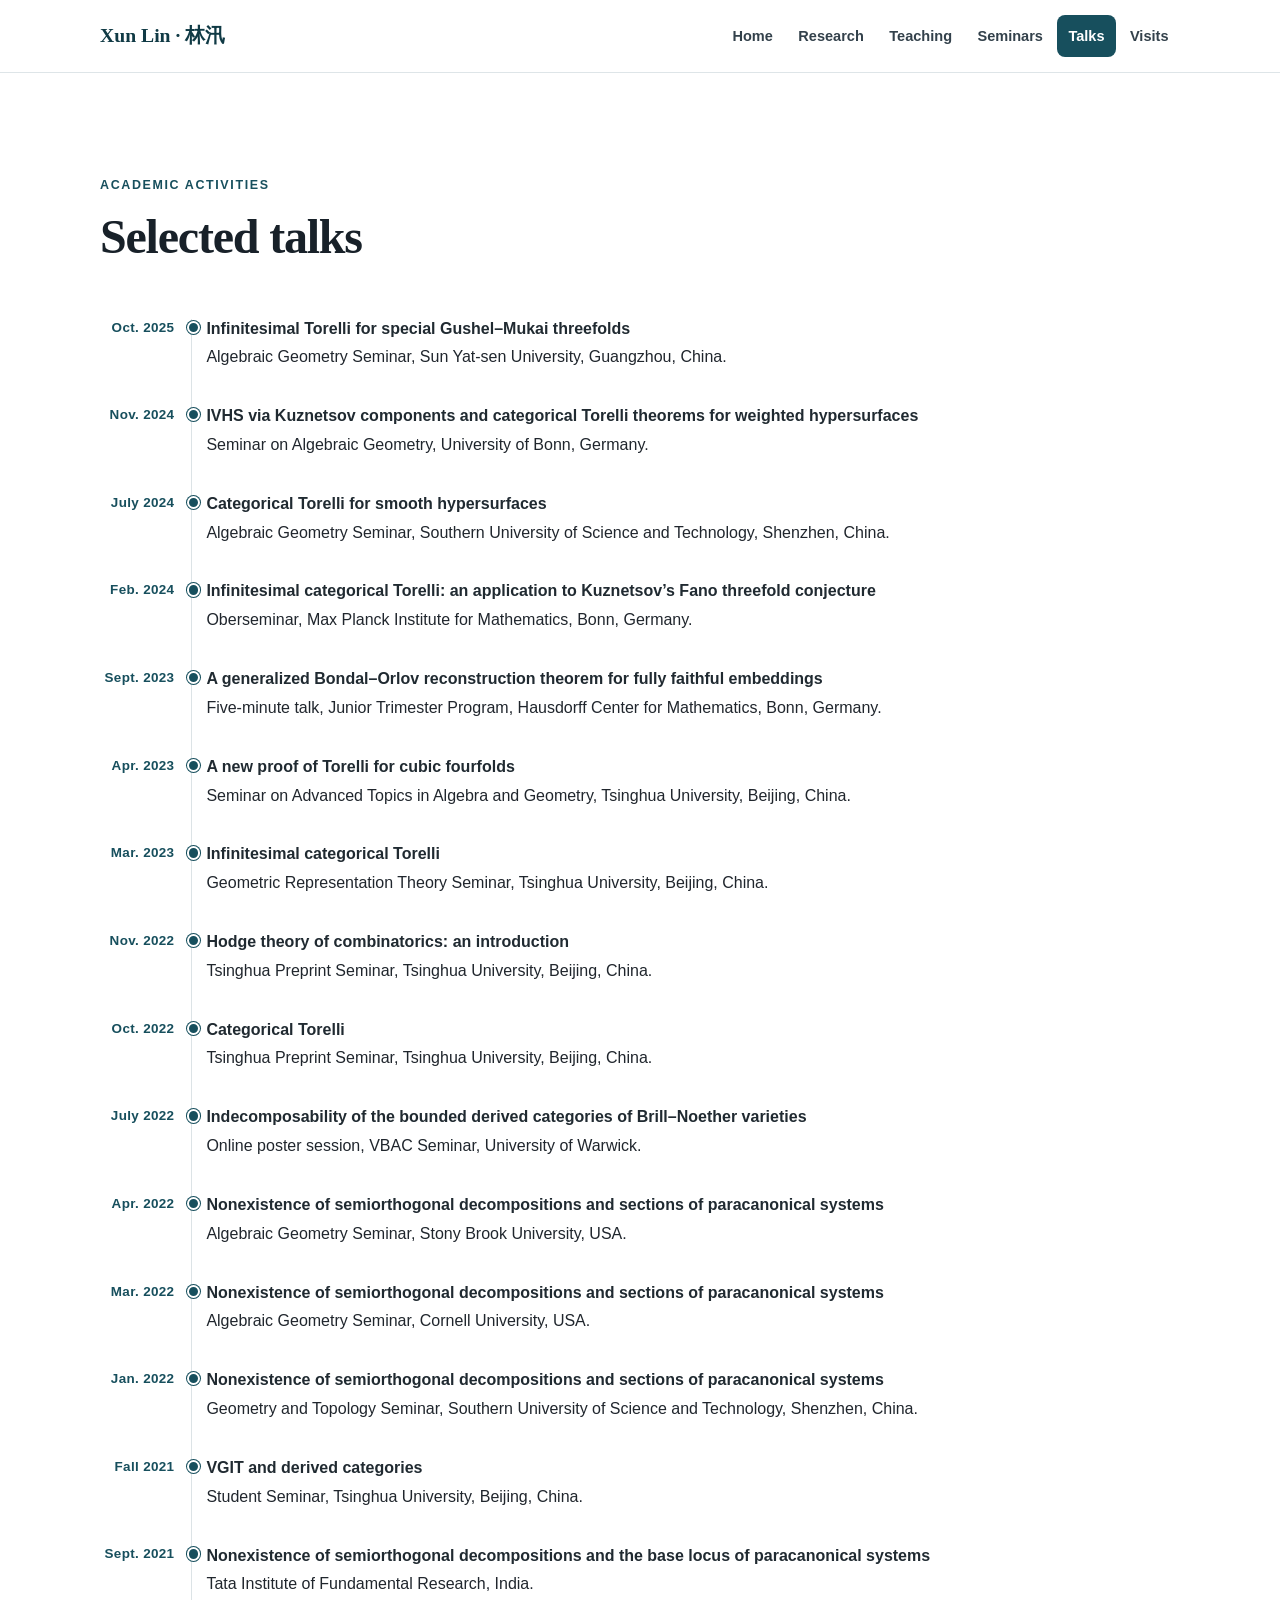
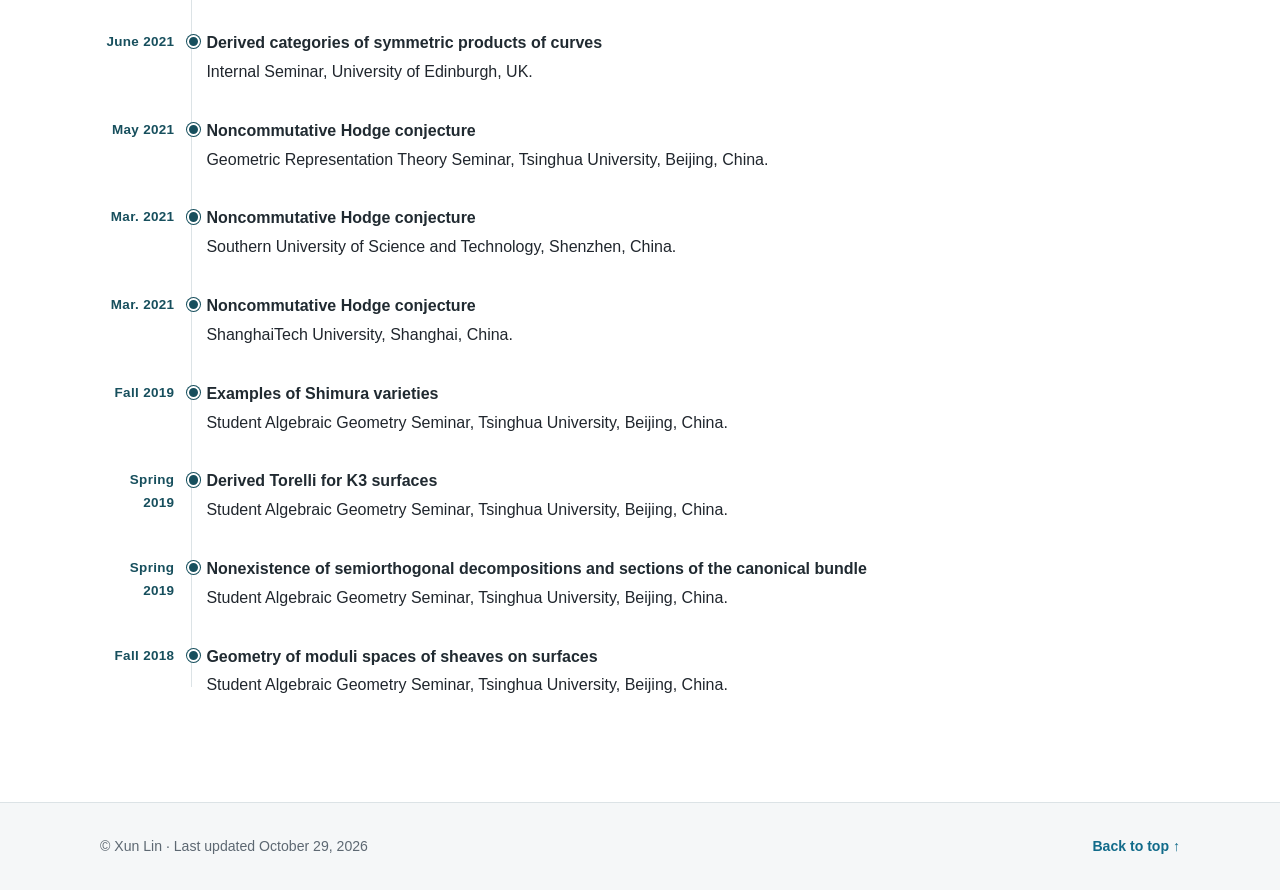
<file: talks.html>
<!doctype html>
<html lang="en">
<head>
  <meta charset="utf-8">
  <meta name="viewport" content="width=device-width, initial-scale=1">
  <meta name="description" content="Selected academic talks by Xun Lin.">
  <meta name="google-site-verification" content="F8Zy3hkiEHh2p5oVhIkmR-7hVDAzdDINQNg4zfOXUcc">
  <meta name="theme-color" content="#174f5d">
  <title>Talks | Xun Lin</title>
  <link rel="stylesheet" href="style.css">
</head>

<body id="top" class="page-talks">
  <a class="skip-link" href="#main-content">Skip to main content</a>

  <header class="site-header">
    <div class="nav-shell">
      <a class="brand" href="index.html" aria-label="Xun Lin homepage">Xun Lin · 林汛</a>
      <nav class="site-nav" aria-label="Primary navigation">
        <a href="index.html">Home</a>
        <a href="research.html">Research</a>
        <a href="teaching.html">Teaching</a>
        <a href="seminars.html">Seminars</a>
        <a href="talks.html" aria-current="page">Talks</a>
        <a href="visits.html">Visits</a>
      </nav>
    </div>
  </header>

  <main id="main-content">
<section aria-labelledby="talks-title" class="section" id="talks">
<div class="section-heading">
<p class="eyebrow">Academic activities</p>
<h1 class="page-title" id="talks-title">Selected talks</h1>
</div>
<ol class="event-list">
<li class="event">
<time class="event-date" datetime="2025-10">Oct. 2025</time>
<p><span class="event-title">Infinitesimal Torelli for special Gushel–Mukai threefolds</span>Algebraic Geometry Seminar, Sun Yat-sen University, Guangzhou, China.</p>
</li>
<li class="event">
<time class="event-date" datetime="2024-11-28">Nov. 2024</time>
<p><span class="event-title">IVHS via Kuznetsov components and categorical Torelli theorems for weighted hypersurfaces</span>Seminar on Algebraic Geometry, University of Bonn, Germany.</p>
</li>
<li class="event">
<time class="event-date" datetime="2024-07">July 2024</time>
<p><span class="event-title">Categorical Torelli for smooth hypersurfaces</span>Algebraic Geometry Seminar, Southern University of Science and Technology, Shenzhen, China.</p>
</li>
<li class="event">
<time class="event-date" datetime="2024-02">Feb. 2024</time>
<p><span class="event-title">Infinitesimal categorical Torelli: an application to Kuznetsov’s Fano threefold conjecture</span>Oberseminar, Max Planck Institute for Mathematics, Bonn, Germany.</p>
</li>
<li class="event">
<time class="event-date" datetime="2023-09">Sept. 2023</time>
<p><span class="event-title">A generalized Bondal–Orlov reconstruction theorem for fully faithful embeddings</span>Five-minute talk, Junior Trimester Program, Hausdorff Center for Mathematics, Bonn, Germany.</p>
</li>
<li class="event">
<time class="event-date" datetime="2023-04">Apr. 2023</time>
<p><span class="event-title">A new proof of Torelli for cubic fourfolds</span>Seminar on Advanced Topics in Algebra and Geometry, Tsinghua University, Beijing, China.</p>
</li>
<li class="event">
<time class="event-date" datetime="2023-03">Mar. 2023</time>
<p><span class="event-title">Infinitesimal categorical Torelli</span>Geometric Representation Theory Seminar, Tsinghua University, Beijing, China.</p>
</li>
<li class="event">
<time class="event-date" datetime="2022-11">Nov. 2022</time>
<p><span class="event-title">Hodge theory of combinatorics: an introduction</span>Tsinghua Preprint Seminar, Tsinghua University, Beijing, China.</p>
</li>
<li class="event">
<time class="event-date" datetime="2022-10">Oct. 2022</time>
<p><span class="event-title">Categorical Torelli</span>Tsinghua Preprint Seminar, Tsinghua University, Beijing, China.</p>
</li>
<li class="event">
<time class="event-date" datetime="2022-07">July 2022</time>
<p><span class="event-title">Indecomposability of the bounded derived categories of Brill–Noether varieties</span>Online poster session, VBAC Seminar, University of Warwick.</p>
</li>
<li class="event">
<time class="event-date" datetime="2022-04">Apr. 2022</time>
<p><span class="event-title">Nonexistence of semiorthogonal decompositions and sections of paracanonical systems</span>Algebraic Geometry Seminar, Stony Brook University, USA.</p>
</li>
<li class="event">
<time class="event-date" datetime="2022-03">Mar. 2022</time>
<p><span class="event-title">Nonexistence of semiorthogonal decompositions and sections of paracanonical systems</span>Algebraic Geometry Seminar, Cornell University, USA.</p>
</li>
<li class="event">
<time class="event-date" datetime="2022-01">Jan. 2022</time>
<p><span class="event-title">Nonexistence of semiorthogonal decompositions and sections of paracanonical systems</span>Geometry and Topology Seminar, Southern University of Science and Technology, Shenzhen, China.</p>
</li>
<li class="event">
<time class="event-date" datetime="2021-09">Fall 2021</time>
<p><span class="event-title">VGIT and derived categories</span>Student Seminar, Tsinghua University, Beijing, China.</p>
</li>
<li class="event">
<time class="event-date" datetime="2021-09">Sept. 2021</time>
<p><span class="event-title">Nonexistence of semiorthogonal decompositions and the base locus of paracanonical systems</span>Tata Institute of Fundamental Research, India.</p>
</li>
<li class="event">
<time class="event-date" datetime="2021-06">June 2021</time>
<p><span class="event-title">Derived categories of symmetric products of curves</span>Internal Seminar, University of Edinburgh, UK.</p>
</li>
<li class="event">
<time class="event-date" datetime="2021-05">May 2021</time>
<p><span class="event-title">Noncommutative Hodge conjecture</span>Geometric Representation Theory Seminar, Tsinghua University, Beijing, China.</p>
</li>
<li class="event">
<time class="event-date" datetime="2021-03">Mar. 2021</time>
<p><span class="event-title">Noncommutative Hodge conjecture</span>Southern University of Science and Technology, Shenzhen, China.</p>
</li>
<li class="event">
<time class="event-date" datetime="2021-03">Mar. 2021</time>
<p><span class="event-title">Noncommutative Hodge conjecture</span>ShanghaiTech University, Shanghai, China.</p>
</li>
<li class="event">
<time class="event-date" datetime="2019-09">Fall 2019</time>
<p><span class="event-title">Examples of Shimura varieties</span>Student Algebraic Geometry Seminar, Tsinghua University, Beijing, China.</p>
</li>
<li class="event">
<time class="event-date" datetime="2019-03">Spring 2019</time>
<p><span class="event-title">Derived Torelli for K3 surfaces</span>Student Algebraic Geometry Seminar, Tsinghua University, Beijing, China.</p>
</li>
<li class="event">
<time class="event-date" datetime="2019-03">Spring 2019</time>
<p><span class="event-title">Nonexistence of semiorthogonal decompositions and sections of the canonical bundle</span>Student Algebraic Geometry Seminar, Tsinghua University, Beijing, China.</p>
</li>
<li class="event">
<time class="event-date" datetime="2018-09">Fall 2018</time>
<p><span class="event-title">Geometry of moduli spaces of sheaves on surfaces</span>Student Algebraic Geometry Seminar, Tsinghua University, Beijing, China.</p>
</li>
</ol>
</section>
  </main>

  <footer class="site-footer">
    <div class="footer-shell">
      <span>© Xun Lin · Last updated <time datetime="2026-10-29">October 29, 2026</time></span>
      <a class="back-to-top" href="#top">Back to top ↑</a>
    </div>
  </footer>
</body>
</html>
</file>
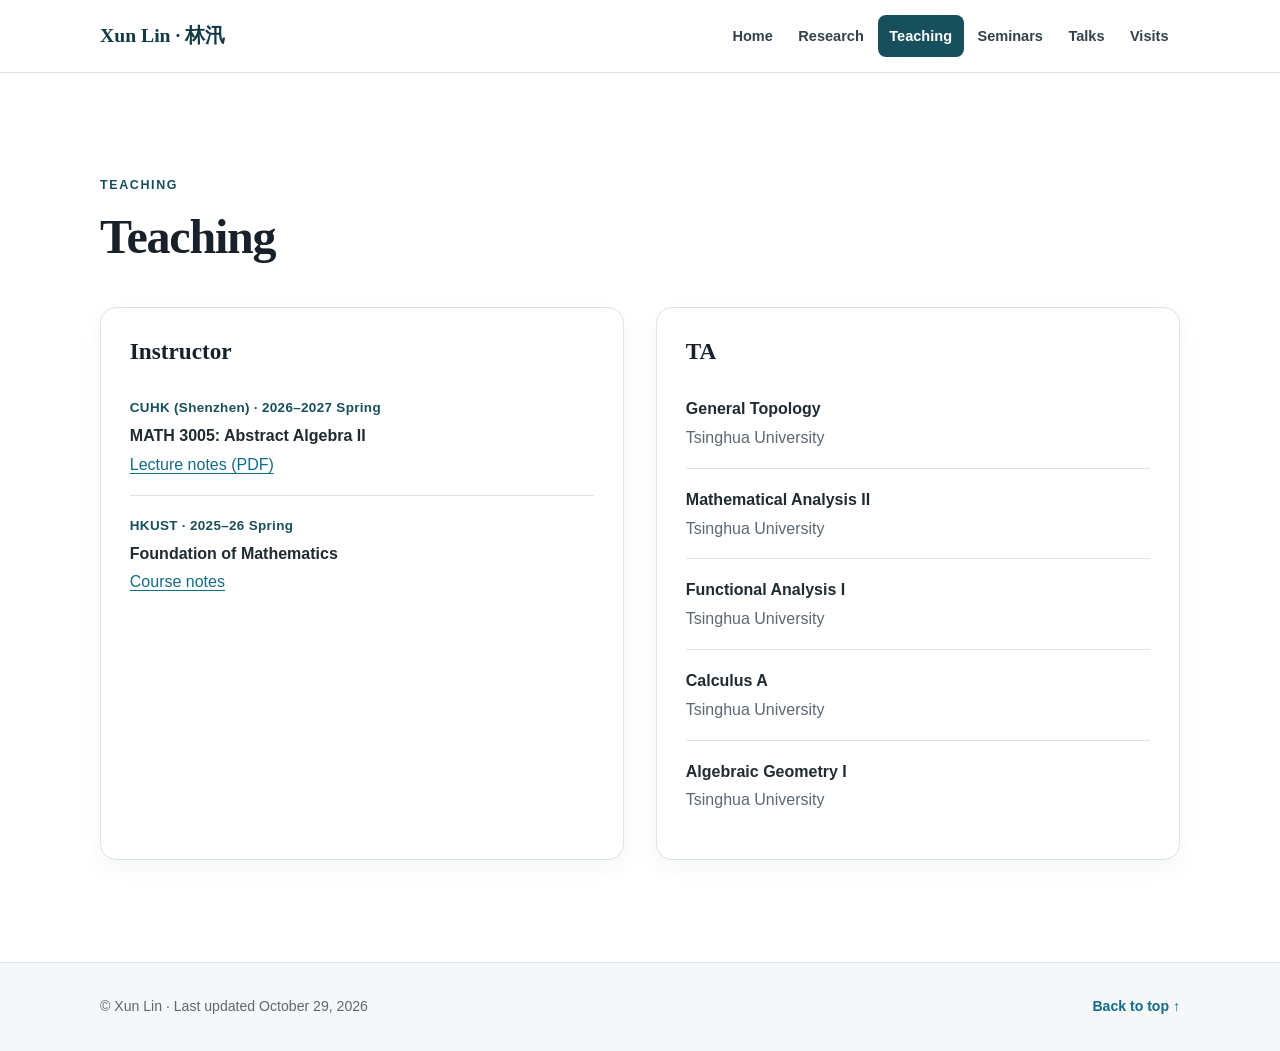
<file: teaching.html>
<!doctype html>
<html lang="en">
<head>
  <meta charset="utf-8">
  <meta name="viewport" content="width=device-width, initial-scale=1">
  <meta name="description" content="Teaching experience and course materials of Xun Lin.">
  <meta name="google-site-verification" content="F8Zy3hkiEHh2p5oVhIkmR-7hVDAzdDINQNg4zfOXUcc">
  <meta name="theme-color" content="#174f5d">
  <title>Teaching | Xun Lin</title>
  <link rel="stylesheet" href="style.css">
</head>

<body id="top" class="page-teaching">
  <a class="skip-link" href="#main-content">Skip to main content</a>

  <header class="site-header">
    <div class="nav-shell">
      <a class="brand" href="index.html" aria-label="Xun Lin homepage">Xun Lin · 林汛</a>
      <nav class="site-nav" aria-label="Primary navigation">
        <a href="index.html">Home</a>
        <a href="research.html">Research</a>
        <a href="teaching.html" aria-current="page">Teaching</a>
        <a href="seminars.html">Seminars</a>
        <a href="talks.html">Talks</a>
        <a href="visits.html">Visits</a>
      </nav>
    </div>
  </header>

  <main id="main-content">
<section aria-labelledby="teaching-title" class="section" id="teaching">
<div class="section-heading">
<p class="eyebrow">Teaching</p>
<h1 class="page-title" id="teaching-title">Teaching</h1>
</div>
<div class="two-column">
<section aria-labelledby="instructor-title" class="card">
<div class="card-inner">
<h3 id="instructor-title">Instructor</h3>
<ul class="course-list">
<li>
<span class="course-role">CUHK (Shenzhen) · 2026–2027 Spring</span>
<span class="course-title">MATH 3005: Abstract Algebra II</span>
<a href="MATH3005_Lecture_Notes_version_7.pdf" type="application/pdf" title="Commutative Algebra and Basic Algebraic Geometry — Version 7">Lecture notes (PDF)</a>
</li>
<li>
<span class="course-role">HKUST · 2025–26 Spring</span>
<span class="course-title">Foundation of Mathematics</span>
<a href="Lecture_of_foundation_of_mathematics.pdf">Course notes</a>
</li>
</ul>
</div>
</section>
<section aria-labelledby="ta-title" class="card">
<div class="card-inner">
<h3 id="ta-title">TA</h3>
<ul class="course-list">
<li><span class="course-title">General Topology</span><span class="muted">Tsinghua University</span></li>
<li><span class="course-title">Mathematical Analysis II</span><span class="muted">Tsinghua University</span></li>
<li><span class="course-title">Functional Analysis I</span><span class="muted">Tsinghua University</span></li>
<li><span class="course-title">Calculus A</span><span class="muted">Tsinghua University</span></li>
<li><span class="course-title">Algebraic Geometry I</span><span class="muted">Tsinghua University</span></li>
</ul>
</div>
</section>
</div>
</section>
  </main>

  <footer class="site-footer">
    <div class="footer-shell">
      <span>© Xun Lin · Last updated <time datetime="2026-10-29">October 29, 2026</time></span>
      <a class="back-to-top" href="#top">Back to top ↑</a>
    </div>
  </footer>
</body>
</html>
</file>
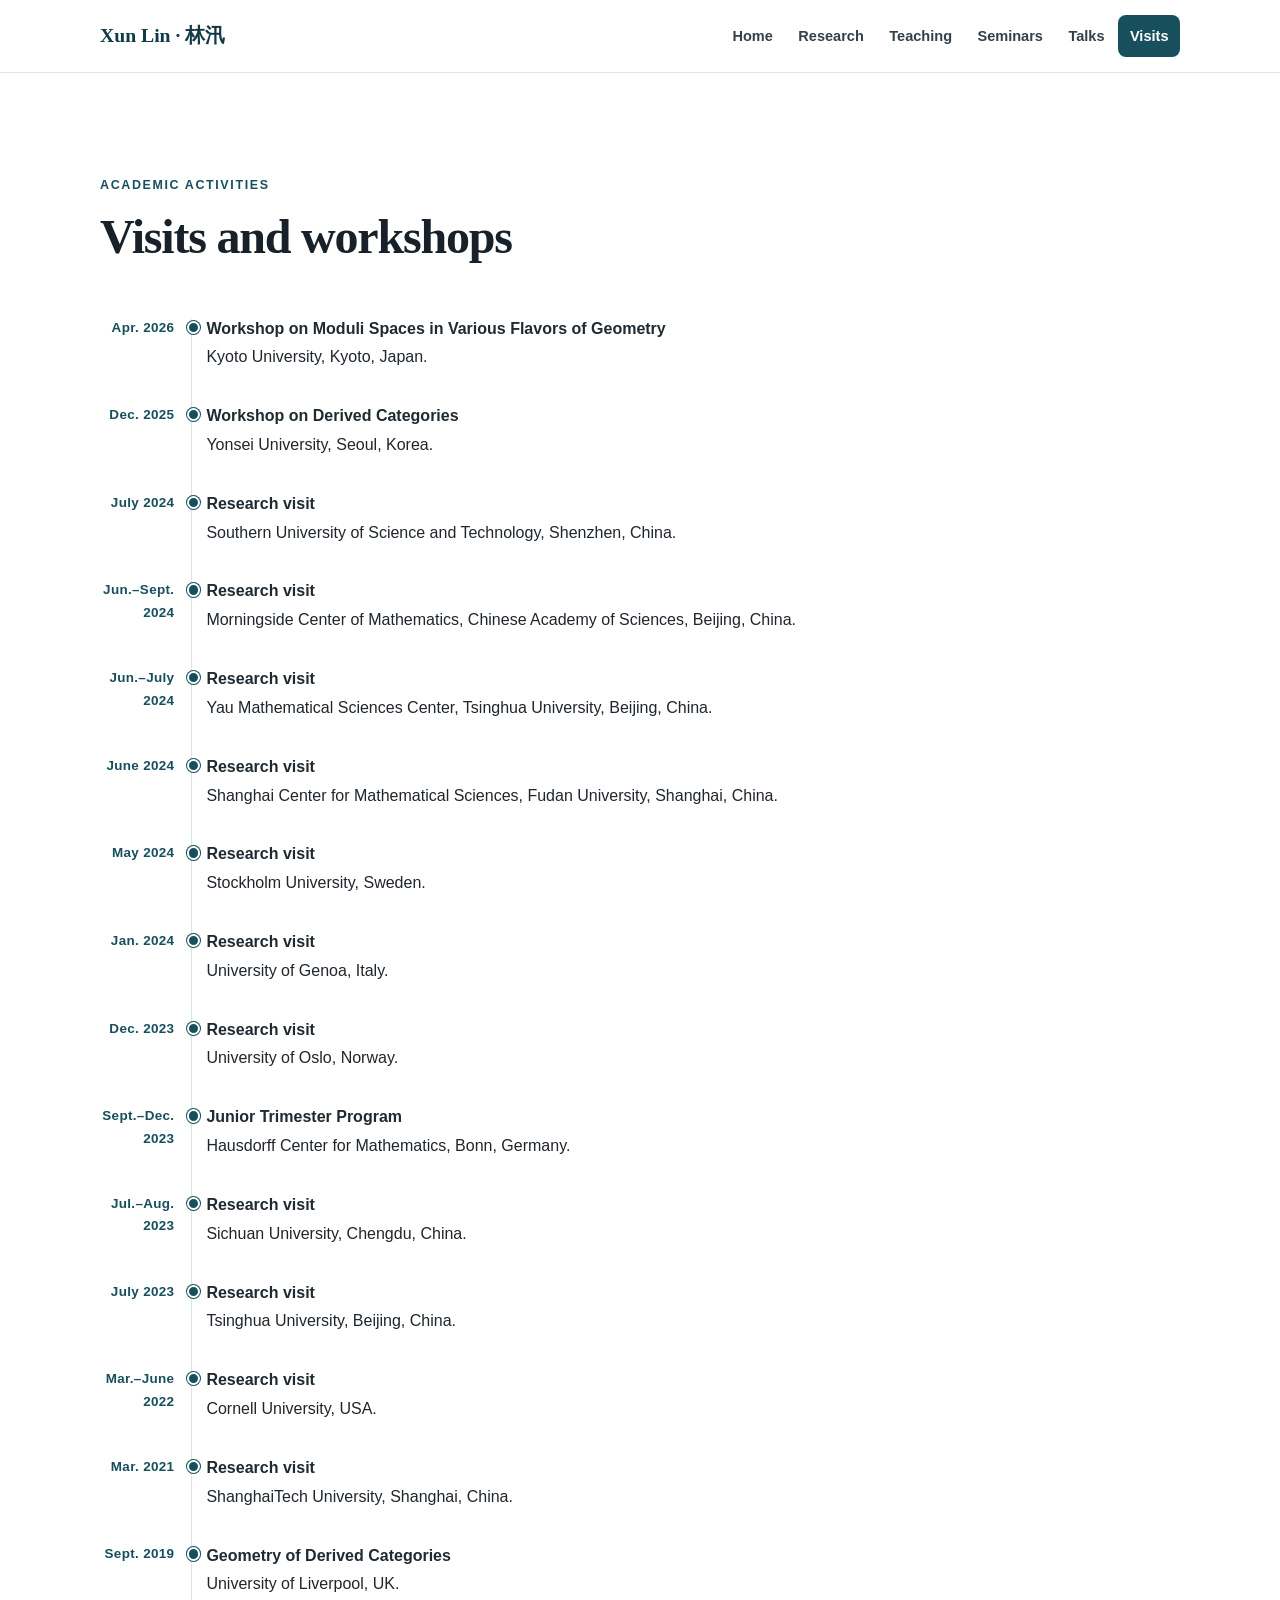
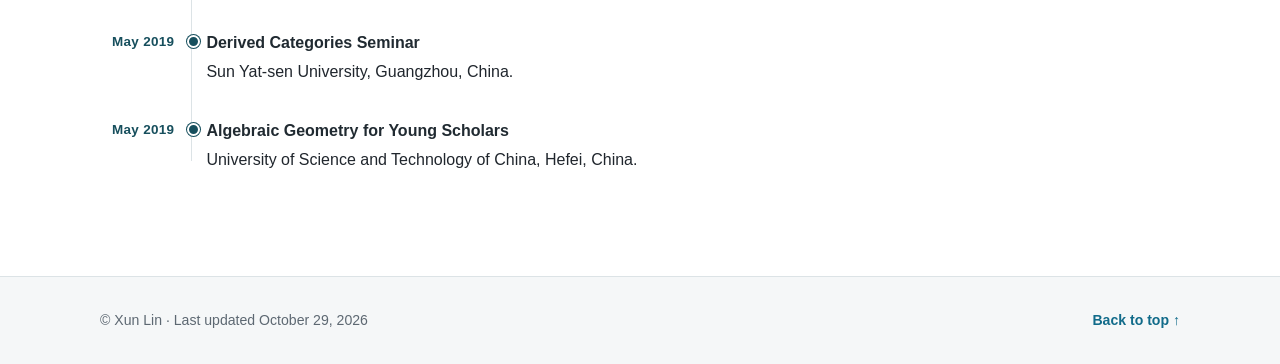
<file: visits.html>
<!doctype html>
<html lang="en">
<head>
  <meta charset="utf-8">
  <meta name="viewport" content="width=device-width, initial-scale=1">
  <meta name="description" content="Academic visits and workshops of Xun Lin.">
  <meta name="google-site-verification" content="F8Zy3hkiEHh2p5oVhIkmR-7hVDAzdDINQNg4zfOXUcc">
  <meta name="theme-color" content="#174f5d">
  <title>Visits | Xun Lin</title>
  <link rel="stylesheet" href="style.css">
</head>

<body id="top" class="page-visits">
  <a class="skip-link" href="#main-content">Skip to main content</a>

  <header class="site-header">
    <div class="nav-shell">
      <a class="brand" href="index.html" aria-label="Xun Lin homepage">Xun Lin · 林汛</a>
      <nav class="site-nav" aria-label="Primary navigation">
        <a href="index.html">Home</a>
        <a href="research.html">Research</a>
        <a href="teaching.html">Teaching</a>
        <a href="seminars.html">Seminars</a>
        <a href="talks.html">Talks</a>
        <a href="visits.html" aria-current="page">Visits</a>
      </nav>
    </div>
  </header>

  <main id="main-content">
<section aria-labelledby="visits-title" class="section" id="visits">
<div class="section-heading">
<p class="eyebrow">Academic activities</p>
<h1 class="page-title" id="visits-title">Visits and workshops</h1>
</div>
<ol class="event-list">
<li class="event">
<time class="event-date" datetime="2026-04-20/2026-04-25">Apr. 2026</time>
<p><span class="event-title">Workshop on Moduli Spaces in Various Flavors of Geometry</span>Kyoto University, Kyoto, Japan.</p>
</li>
<li class="event">
<time class="event-date" datetime="2025-12-10/2025-12-15">Dec. 2025</time>
<p><span class="event-title">Workshop on Derived Categories</span>Yonsei University, Seoul, Korea.</p>
</li>
<li class="event">
<time class="event-date" datetime="2024-07-15/2024-07-22">July 2024</time>
<p><span class="event-title">Research visit</span>Southern University of Science and Technology, Shenzhen, China.</p>
</li>
<li class="event">
<time class="event-date" datetime="2024-06-27/2024-09-30">Jun.–Sept. 2024</time>
<p><span class="event-title">Research visit</span>Morningside Center of Mathematics, Chinese Academy of Sciences, Beijing, China.</p>
</li>
<li class="event">
<time class="event-date" datetime="2024-06-26/2024-07-24">Jun.–July 2024</time>
<p><span class="event-title">Research visit</span>Yau Mathematical Sciences Center, Tsinghua University, Beijing, China.</p>
</li>
<li class="event">
<time class="event-date" datetime="2024-06-04/2024-06-22">June 2024</time>
<p><span class="event-title">Research visit</span>Shanghai Center for Mathematical Sciences, Fudan University, Shanghai, China.</p>
</li>
<li class="event">
<time class="event-date" datetime="2024-05-26/2024-05-31">May 2024</time>
<p><span class="event-title">Research visit</span>Stockholm University, Sweden.</p>
</li>
<li class="event">
<time class="event-date" datetime="2024-01-22/2024-01-26">Jan. 2024</time>
<p><span class="event-title">Research visit</span>University of Genoa, Italy.</p>
</li>
<li class="event">
<time class="event-date" datetime="2023-12-15/2023-12-20">Dec. 2023</time>
<p><span class="event-title">Research visit</span>University of Oslo, Norway.</p>
</li>
<li class="event">
<time class="event-date" datetime="2023-09/2023-12">Sept.–Dec. 2023</time>
<p><span class="event-title">Junior Trimester Program</span>Hausdorff Center for Mathematics, Bonn, Germany.</p>
</li>
<li class="event">
<time class="event-date" datetime="2023-07-26/2023-08-10">Jul.–Aug. 2023</time>
<p><span class="event-title">Research visit</span>Sichuan University, Chengdu, China.</p>
</li>
<li class="event">
<time class="event-date" datetime="2023-07-10/2023-07-21">July 2023</time>
<p><span class="event-title">Research visit</span>Tsinghua University, Beijing, China.</p>
</li>
<li class="event">
<time class="event-date" datetime="2022-03/2022-06">Mar.–June 2022</time>
<p><span class="event-title">Research visit</span>Cornell University, USA.</p>
</li>
<li class="event">
<time class="event-date" datetime="2021-03">Mar. 2021</time>
<p><span class="event-title">Research visit</span>ShanghaiTech University, Shanghai, China.</p>
</li>
<li class="event">
<time class="event-date" datetime="2019-09">Sept. 2019</time>
<p><span class="event-title">Geometry of Derived Categories</span>University of Liverpool, UK.</p>
</li>
<li class="event">
<time class="event-date" datetime="2019-05">May 2019</time>
<p><span class="event-title">Derived Categories Seminar</span>Sun Yat-sen University, Guangzhou, China.</p>
</li>
<li class="event">
<time class="event-date" datetime="2019-05">May 2019</time>
<p><span class="event-title">Algebraic Geometry for Young Scholars</span>University of Science and Technology of China, Hefei, China.</p>
</li>
</ol>

</section>
  </main>

  <footer class="site-footer">
    <div class="footer-shell">
      <span>© Xun Lin · Last updated <time datetime="2026-10-29">October 29, 2026</time></span>
      <a class="back-to-top" href="#top">Back to top ↑</a>
    </div>
  </footer>
</body>
</html>
</file>
<file: style.css>
:root {
      --page: #ffffff;
      --surface: #f5f7f8;
      --surface-strong: #edf2f3;
      --text: #20262d;
      --muted: #5d6872;
      --line: #dce3e6;
      --accent: #174f5d;
      --accent-dark: #103a45;
      --link: #116b8a;
      --link-hover: #0b4f68;
      --shadow: 0 14px 36px rgba(25, 43, 52, 0.08);
      --radius: 16px;
      --content-width: 1080px;
      --header-height: 72px;
    }

    * {
      box-sizing: border-box;
    }

    html {
      scroll-behavior: smooth;
      scroll-padding-top: calc(var(--header-height) + 18px);
    }

    body {
      margin: 0;
      background: var(--page);
      color: var(--text);
      font-family: Arial, Helvetica, sans-serif;
      font-size: 16px;
      line-height: 1.68;
      text-rendering: optimizeLegibility;
    }

    img {
      display: block;
      max-width: 100%;
    }

    a {
      color: var(--link);
      text-decoration-thickness: 1px;
      text-underline-offset: 0.16em;
    }

    a:hover,
    a:focus-visible {
      color: var(--link-hover);
    }

    a:focus-visible,
    button:focus-visible {
      outline: 3px solid rgba(17, 107, 138, 0.3);
      outline-offset: 3px;
      border-radius: 4px;
    }

    h1,
    h2,
    h3,
    h4 {
      margin-top: 0;
      color: #182129;
      font-family: Georgia, "Times New Roman", serif;
      font-weight: 600;
      line-height: 1.25;
    }

    h1 {
      margin-bottom: 0.25rem;
      font-size: clamp(2.65rem, 7vw, 5.2rem);
      letter-spacing: -0.04em;
    }

    h2 {
      margin-bottom: 1.1rem;
      font-size: clamp(2rem, 4vw, 3rem);
      letter-spacing: -0.025em;
    }

    h1.page-title {
      margin-bottom: 1.1rem;
      font-size: clamp(2rem, 4vw, 3rem);
      letter-spacing: -0.025em;
    }

    h3 {
      margin-bottom: 0.8rem;
      font-size: 1.45rem;
    }

    h4 {
      margin-bottom: 0.35rem;
      font-size: 1.07rem;
      font-family: Arial, Helvetica, sans-serif;
      font-weight: 700;
      line-height: 1.45;
    }

    p {
      margin-top: 0;
    }

    .skip-link {
      position: fixed;
      z-index: 9999;
      top: 0.75rem;
      left: 0.75rem;
      transform: translateY(-160%);
      padding: 0.7rem 1rem;
      border-radius: 8px;
      background: #111;
      color: #fff;
      text-decoration: none;
      transition: transform 160ms ease;
    }

    .skip-link:focus {
      transform: translateY(0);
    }

    .site-header {
      position: sticky;
      z-index: 1000;
      top: 0;
      min-height: var(--header-height);
      border-bottom: 1px solid rgba(220, 227, 230, 0.92);
      background: rgba(255, 255, 255, 0.94);
      backdrop-filter: blur(12px);
      -webkit-backdrop-filter: blur(12px);
    }

    .nav-shell {
      width: min(calc(100% - 2rem), var(--content-width));
      min-height: var(--header-height);
      margin-inline: auto;
      display: flex;
      align-items: center;
      justify-content: space-between;
      gap: 1.25rem;
    }

    .brand {
      flex: 0 0 auto;
      color: var(--accent-dark);
      font-family: Georgia, "Times New Roman", serif;
      font-size: 1.23rem;
      font-weight: 700;
      text-decoration: none;
      white-space: nowrap;
    }

    .site-nav {
      display: flex;
      align-items: center;
      gap: 0.15rem;
      overflow-x: auto;
      scrollbar-width: thin;
    }

    .site-nav a {
      flex: 0 0 auto;
      padding: 0.55rem 0.72rem;
      border-radius: 8px;
      color: #33414b;
      font-size: 0.91rem;
      font-weight: 600;
      text-decoration: none;
      white-space: nowrap;
    }

    .site-nav a:hover,
    .site-nav a:focus-visible {
      background: var(--surface-strong);
      color: var(--accent-dark);
    }

    .site-nav a[aria-current="page"] {
      background: var(--accent);
      color: #fff;
    }

    .site-nav a[aria-current="page"]:hover,
    .site-nav a[aria-current="page"]:focus-visible {
      background: var(--accent-dark);
      color: #fff;
    }

    main {
      overflow: hidden;
    }

    .section {
      width: min(calc(100% - 2rem), var(--content-width));
      margin-inline: auto;
      padding-block: clamp(4.5rem, 8vw, 7.5rem);
      scroll-margin-top: calc(var(--header-height) + 18px);
    }

    .section + .section {
      border-top: 1px solid var(--line);
    }

    .section-heading {
      max-width: 760px;
      margin-bottom: 2.5rem;
    }

    .eyebrow {
      margin-bottom: 0.65rem;
      color: var(--accent);
      font-size: 0.78rem;
      font-weight: 800;
      letter-spacing: 0.13em;
      text-transform: uppercase;
    }

    .lead {
      max-width: 820px;
      color: #36434d;
      font-size: clamp(1.06rem, 2.1vw, 1.28rem);
      line-height: 1.7;
    }

    .hero {
      padding-top: clamp(3.5rem, 7vw, 6.5rem);
    }

    .hero-grid {
      display: grid;
      grid-template-columns: minmax(300px, 360px) minmax(0, 1fr);
      gap: clamp(2.2rem, 6vw, 5.25rem);
      align-items: start;
    }

    .portrait-frame {
      margin: 0;
      overflow: hidden;
      border: 1px solid var(--line);
      border-radius: var(--radius);
      background: var(--surface);
      box-shadow: var(--shadow);
    }

    .portrait-frame img {
      width: 100%;
      height: auto;
      aspect-ratio: 4 / 5;
      object-fit: cover;
      object-position: center 18%;
    }

    .portrait-caption {
      padding: 0.85rem 1rem;
      color: var(--muted);
      font-size: 0.82rem;
      text-align: center;
    }

    .chinese-name {
      margin-bottom: 1.15rem;
      color: var(--accent);
      font-family: Georgia, "Songti SC", "STSong", serif;
      font-size: clamp(1.55rem, 3.5vw, 2.15rem);
      letter-spacing: 0.08em;
    }

    .position-line {
      margin-bottom: 1.3rem;
      color: #34434c;
      font-size: clamp(1.08rem, 2.3vw, 1.3rem);
    }

    .button-row {
      display: flex;
      flex-wrap: wrap;
      gap: 0.7rem;
      margin: 1.65rem 0 2.1rem;
    }

    .button {
      display: inline-flex;
      align-items: center;
      justify-content: center;
      min-height: 44px;
      padding: 0.65rem 1rem;
      border: 1px solid var(--accent);
      border-radius: 999px;
      background: var(--accent);
      color: #fff;
      font-weight: 700;
      text-decoration: none;
      transition: transform 140ms ease, background 140ms ease, color 140ms ease;
    }

    .button:hover,
    .button:focus-visible {
      transform: translateY(-1px);
      background: var(--accent-dark);
      color: #fff;
    }

    .button.secondary {
      background: transparent;
      color: var(--accent);
    }

    .button.secondary:hover,
    .button.secondary:focus-visible {
      background: var(--surface-strong);
      color: var(--accent-dark);
    }

    .home-columns {
      display: grid;
      grid-template-columns: minmax(0, 1.55fr) minmax(260px, 0.8fr);
      gap: 2rem;
      margin-top: 3rem;
    }

    .card {
      border: 1px solid var(--line);
      border-radius: var(--radius);
      background: #fff;
      box-shadow: 0 8px 24px rgba(25, 43, 52, 0.045);
    }

    .card-inner {
      padding: clamp(1.25rem, 3vw, 1.8rem);
    }

    .timeline {
      position: relative;
      margin: 0;
      padding: 0;
      list-style: none;
    }

    .timeline::before {
      content: "";
      position: absolute;
      top: 0.65rem;
      bottom: 0.7rem;
      left: 0.34rem;
      width: 1px;
      background: var(--line);
    }

    .timeline li {
      position: relative;
      padding: 0 0 1.25rem 1.65rem;
    }

    .timeline li:last-child {
      padding-bottom: 0;
    }

    .timeline li::before {
      content: "";
      position: absolute;
      top: 0.5rem;
      left: 0;
      width: 0.72rem;
      height: 0.72rem;
      border: 3px solid #fff;
      border-radius: 50%;
      background: var(--accent);
      box-shadow: 0 0 0 1px var(--accent);
    }

    .timeline time {
      display: block;
      margin-bottom: 0.1rem;
      color: var(--accent);
      font-size: 0.83rem;
      font-weight: 800;
      letter-spacing: 0.035em;
    }

    .contact-list {
      margin: 0;
      padding: 0;
      list-style: none;
    }

    .contact-list li + li {
      margin-top: 0.85rem;
    }

    .contact-label {
      display: block;
      margin-bottom: 0.08rem;
      color: var(--muted);
      font-size: 0.78rem;
      font-weight: 800;
      letter-spacing: 0.08em;
      text-transform: uppercase;
    }

    .research-intro {
      display: grid;
      grid-template-columns: minmax(0, 1fr) minmax(260px, 0.45fr);
      gap: 2rem;
      align-items: start;
      margin-bottom: 3.25rem;
    }

    .topic-card {
      padding: 1.35rem 1.45rem;
      border-left: 4px solid var(--accent);
      border-radius: 0 var(--radius) var(--radius) 0;
      background: var(--surface);
    }

    .topic-card strong {
      display: block;
      margin-bottom: 0.3rem;
      color: var(--accent-dark);
    }

    .subsection {
      margin-top: 3.4rem;
    }

    .subsection:first-of-type {
      margin-top: 0;
    }

    .subsection-header {
      display: flex;
      align-items: baseline;
      justify-content: space-between;
      gap: 1rem;
      margin-bottom: 1.1rem;
      padding-bottom: 0.7rem;
      border-bottom: 1px solid var(--line);
    }

    .subsection-header h3 {
      margin-bottom: 0;
    }

    .subsection-header span {
      color: var(--muted);
      font-size: 0.82rem;
    }

    .publication-list {
      display: grid;
      gap: 0;
      margin: 0;
      padding: 0;
      list-style: none;
      counter-reset: papers;
    }

    .publication {
      position: relative;
      padding: 1.25rem 0 1.25rem 2.6rem;
      border-bottom: 1px solid var(--line);
      counter-increment: papers;
    }

    .publication::before {
      content: counter(papers) ".";
      position: absolute;
      top: 1.28rem;
      left: 0;
      width: 2rem;
      color: var(--muted);
      font-family: Georgia, "Times New Roman", serif;
      font-size: 1rem;
      text-align: right;
    }

    .publication:last-child {
      border-bottom: 0;
    }

    .paper-title {
      font-weight: 700;
    }

    .paper-meta {
      margin: 0.22rem 0 0;
      color: var(--muted);
      font-size: 0.93rem;
    }

    .paper-links {
      display: inline-flex;
      flex-wrap: wrap;
      gap: 0.42rem;
      margin-left: 0.35rem;
      font-size: 0.82rem;
    }

    .paper-links a {
      padding: 0.05rem 0.38rem;
      border: 1px solid var(--line);
      border-radius: 999px;
      background: #fff;
      text-decoration: none;
    }

    .simple-list,
    .event-list,
    .course-list {
      margin: 0;
      padding: 0;
      list-style: none;
    }

    .simple-list li,
    .course-list li {
      padding: 1rem 0;
      border-bottom: 1px solid var(--line);
    }

    .simple-list li:last-child,
    .course-list li:last-child {
      border-bottom: 0;
    }

    .course-role,
    .event-date {
      color: var(--accent);
      font-size: 0.84rem;
      font-weight: 800;
      letter-spacing: 0.025em;
    }

    .course-title {
      display: block;
      margin: 0.12rem 0;
      color: #202a31;
      font-weight: 700;
    }

    .two-column {
      display: grid;
      grid-template-columns: repeat(2, minmax(0, 1fr));
      gap: 2rem;
    }

    .event-list {
      position: relative;
    }

    .event-list::before {
      content: "";
      position: absolute;
      top: 0.75rem;
      bottom: 0.75rem;
      left: 5.7rem;
      width: 1px;
      background: var(--line);
    }

    .event {
      display: grid;
      grid-template-columns: 4.65rem minmax(0, 1fr);
      gap: 2rem;
      position: relative;
      padding: 0.55rem 0 1.45rem;
    }

    .event:last-child {
      padding-bottom: 0;
    }

    .event::before {
      content: "";
      position: absolute;
      top: 0.86rem;
      left: 5.42rem;
      width: 0.58rem;
      height: 0.58rem;
      border: 2px solid #fff;
      border-radius: 50%;
      background: var(--accent);
      box-shadow: 0 0 0 1px var(--accent);
    }

    .event-date {
      padding-top: 0.06rem;
      text-align: right;
    }

    .event p {
      margin: 0;
    }

    .event-title {
      display: block;
      margin-bottom: 0.12rem;
      color: #202a31;
      font-weight: 700;
    }

    .muted {
      color: var(--muted);
    }

    .links-card {
      margin-top: 3rem;
    }

    .no-margin {
      margin-bottom: 0;
    }

    .site-footer {
      border-top: 1px solid var(--line);
      background: var(--surface);
    }

    .footer-shell {
      width: min(calc(100% - 2rem), var(--content-width));
      margin-inline: auto;
      padding: 2rem 0;
      display: flex;
      justify-content: space-between;
      gap: 1rem;
      color: var(--muted);
      font-size: 0.88rem;
    }

    .back-to-top {
      font-weight: 700;
      text-decoration: none;
    }

    @media (max-width: 860px) {
      .nav-shell {
        display: block;
        padding: 0.75rem 0 0.45rem;
      }

      .brand {
        display: inline-block;
        margin-bottom: 0.38rem;
      }

      .site-nav {
        margin-inline: -0.25rem;
        padding-bottom: 0.2rem;
      }

      .hero-grid,
      .home-columns,
      .research-intro,
      .two-column {
        grid-template-columns: 1fr;
      }

      .portrait-frame {
        width: min(320px, 78vw);
        margin-inline: auto;
      }

      .hero-grid {
        gap: 2rem;
      }
    }

    @media (max-width: 600px) {
      :root {
        --header-height: 104px;
      }

      body {
        font-size: 15.5px;
      }

      .section {
        width: min(calc(100% - 1.35rem), var(--content-width));
        padding-block: 4.3rem;
      }

      .nav-shell,
      .footer-shell {
        width: min(calc(100% - 1.35rem), var(--content-width));
      }

      .site-nav a {
        padding: 0.4rem 0.38rem;
        font-size: 0.82rem;
      }

      .hero-grid > div {
        order: 1;
      }

      .hero-grid .portrait-frame {
        order: 2;
        width: min(300px, 84vw);
        margin-top: 0.75rem;
      }

      .publication {
        padding-left: 2.15rem;
      }

      .publication::before {
        width: 1.55rem;
      }

      .event-list::before {
        left: 0.3rem;
      }

      .event {
        grid-template-columns: 1fr;
        gap: 0.18rem;
        padding-left: 1.45rem;
      }

      .event::before {
        left: 0;
      }

      .event-date {
        text-align: left;
      }

      .footer-shell {
        display: block;
      }
    }

    @media (prefers-reduced-motion: reduce) {
      html {
        scroll-behavior: auto;
      }

      *,
      *::before,
      *::after {
        transition-duration: 0.01ms !important;
        animation-duration: 0.01ms !important;
        animation-iteration-count: 1 !important;
      }
    }

    @media print {
      .site-header,
      .skip-link,
      .button-row,
      .back-to-top {
        display: none !important;
      }

      body {
        font-size: 11pt;
      }

      .section {
        width: 100%;
        padding-block: 1.2rem;
      }

      .section + .section {
        page-break-before: auto;
      }

      .card,
      .portrait-frame {
        box-shadow: none;
      }

      a {
        color: inherit;
        text-decoration: none;
      }
    }
  

/* Multi-page site refinements */
body.page-home .hero {
  padding-top: clamp(3.25rem, 6vw, 5.75rem);
}

body:not(.page-home) main {
  min-height: calc(100vh - var(--header-height) - 96px);
}
</file>
